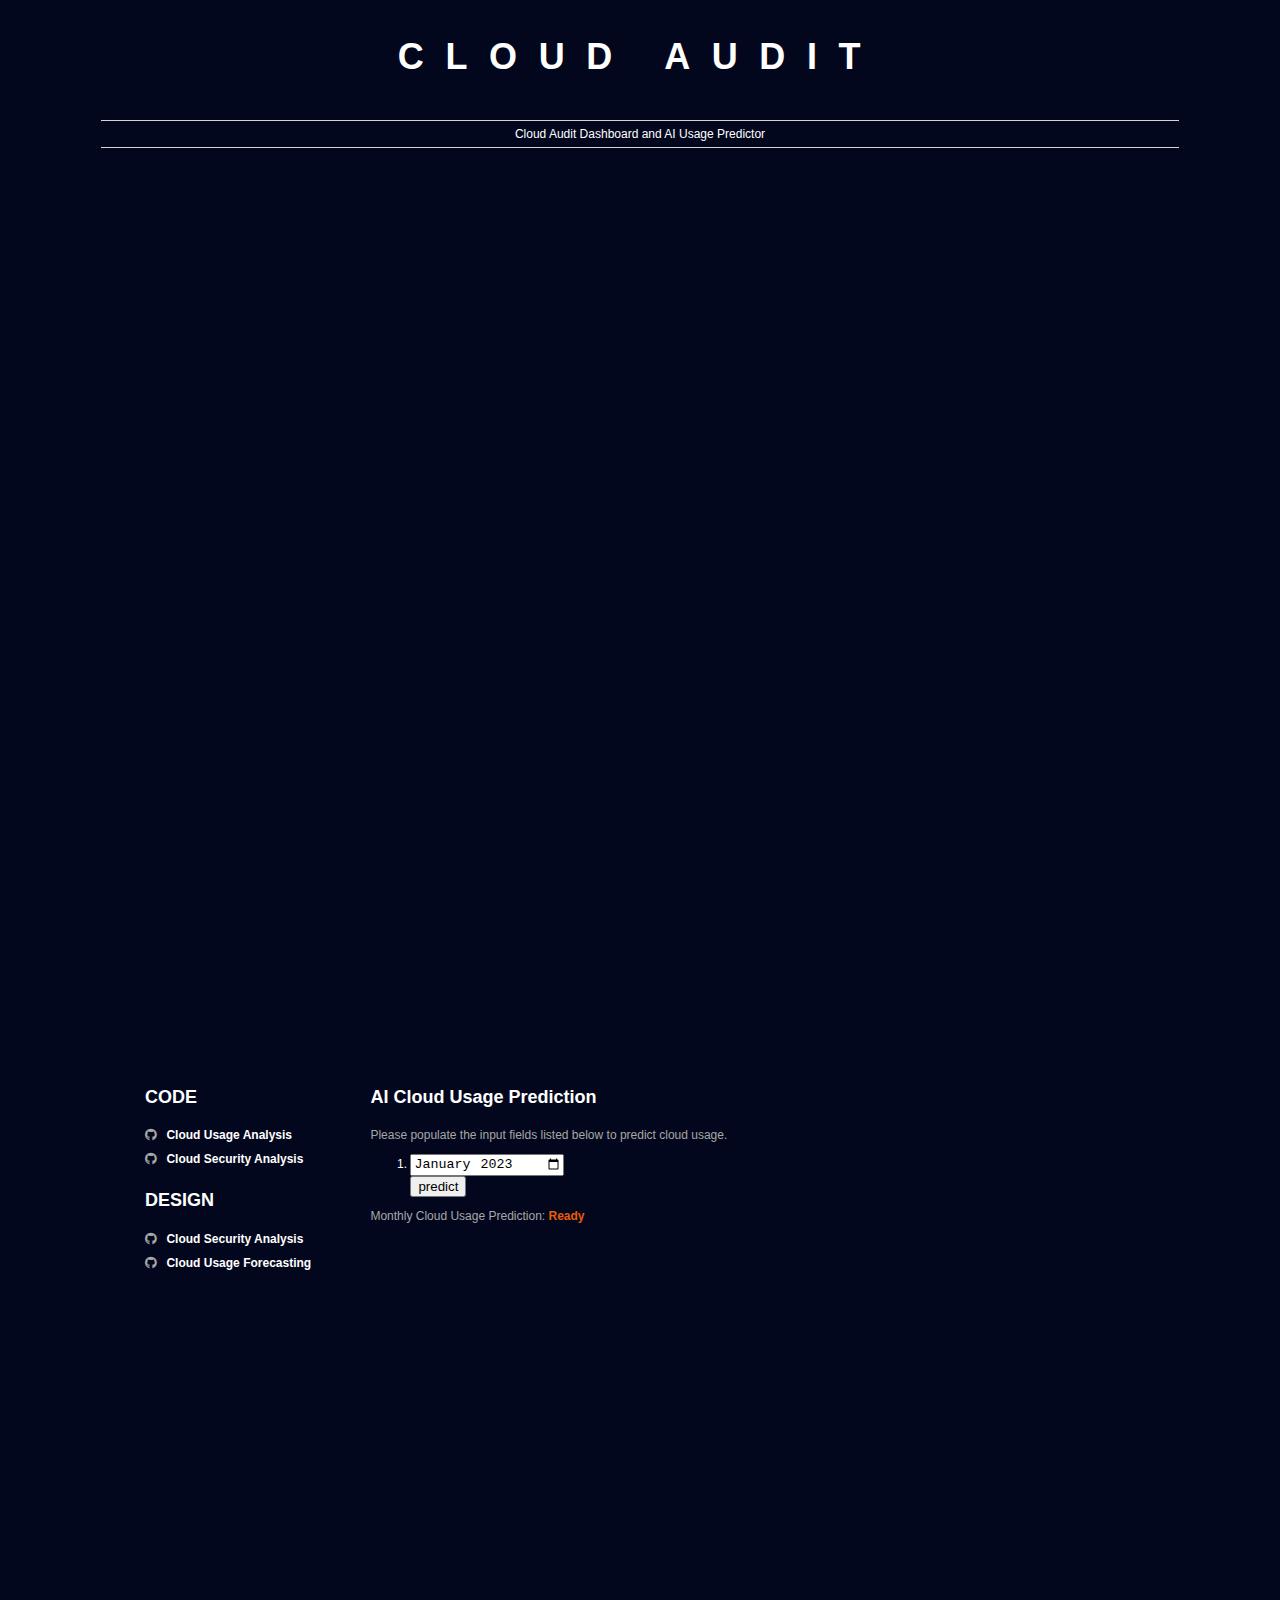
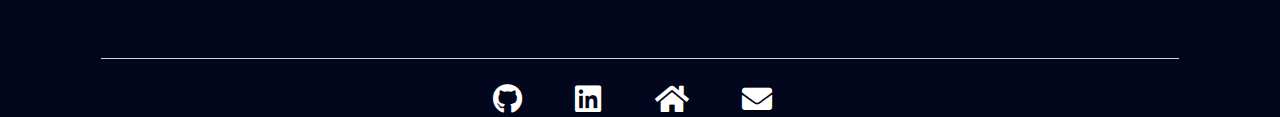
<file: templates/mlcloudaudit.html>
<html>

<head>
    <link href="../static/css/mlcloudaudit.css" rel="stylesheet">
    <link rel="stylesheet" href="https://cdnjs.cloudflare.com/ajax/libs/font-awesome/5.15.4/css/all.min.css">
    <title>Cloud Audit</title>
</head>

<body>
    <header id="dashboard">
        <h1><b>CLOUD</b> AUDIT</h1>
        <hr>
        Cloud Audit Dashboard and AI Usage Predictor
        <hr>
        <iframe title="cloudaudit - Page 1" width="100%" height="100%"
            src="https://app.powerbi.com/view?r=eyJrIjoiMjY3YmU3YmUtZGE1OC00NWNmLTgzMjQtNzAxZTc0MDU1NGI2IiwidCI6IjBmNDAwZDZmLTYxNGMtNGQ5YS04ZjNjLTRkYzdlNmM4MjM1MiJ9"
            frameborder="0" allowFullScreen="true"></iframe>
    </header>
    <main>
        <article id="mainLeft">
            <section>
                <h2>CODE</h2>
                <p>
                    <i class="fab fa-github" aria-hidden="true"></i>
                    <a
                        href="https://github.com/lyoh001/AzureWebApps/blob/main/static/notebooks/mlcloudaudit.ipynb">
                        Cloud Usage Analysis</a>
                </p>
                <p>
                    <i class="fab fa-github" aria-hidden="true"></i>
                    <a href="https://github.com/lyoh001/AzureSecurityScore/blob/main/notebook/notebook.ipynb">
                        Cloud Security Analysis</a>
                </p>
            </section>
            <section>
                <h2>DESIGN</h2>
                <p>
                    <i class="fab fa-github" aria-hidden="true"></i>
                    <a href="https://github.com/lyoh001/AzureSecurityScore">Cloud Security Analysis</a>
                </p>
                <p>
                    <i class="fab fa-github" aria-hidden="true"></i>
                    <a href="https://github.com/lyoh001/AzureBillForecast">Cloud Usage Forecasting</a>
                </p>
            </section>
        </article>
        <article id="mainRight">
            <section>
                <h2>AI Cloud Usage Prediction</h2>
                <p>
                    Please populate the input fields listed below to predict cloud usage.
                </p>
                <ol>
                    <li><input id="feature1" type="month" value="2023-01" min="2023-01" max="2023-04">
                    </li>
                    <button
                        onclick="document.getElementById('prediction').innerHTML = 'Thinking...'; predict();">predict</button>
                </ol>
                <p>Monthly Cloud Usage Prediction: <b style="color:#E85D04" id="prediction">Ready</b></p>
                <script>
                    function predict() {
                        var feature1 = document.getElementById("feature1").value;
                        var http = new XMLHttpRequest();
                        http.open("POST", "/mlcloudaudit", true);
                        http.setRequestHeader("Content-Type", "application/json");
                        http.onreadystatechange = function () {
                            if (http.readyState == 4 && http.status == 200) {
                                var response = http.responseText;
                                displayResponse(response);
                            }
                        };
                        http.send(JSON.stringify({ "Date": [feature1] }));
                    }
                    function displayResponse(response) {
                        var index = 0;
                        var interval = setInterval(function () {
                            if (index === 0) {
                                document.getElementById("prediction").innerHTML = response[index];
                            } else {
                                document.getElementById("prediction").innerHTML += response[index];
                            }
                            index++;
                            if (index >= response.length) {
                                clearInterval(interval);
                            }
                        }, 10);
                    }
                </script>
            </section>
        </article>
    </main>
    <footer id="footer">
        <hr>
        <ul class="social">
            <li><a href="https://github.com/lyoh001"><i class="fab fa-github"></i></a></li>
            <li><a href="https://linkedin.com/in/lyoh001"><i class="fab fa-linkedin"></i></a></li>
            <li><a href="https://lyoh001.com"><i class="fa fa-home"></i></a></li>
            <li><a href="mailto:lyoh001@gmail.com"><i class="fa fa-envelope"></i></a></li>
        </ul>
    </footer>
</body>

</html>
</file>
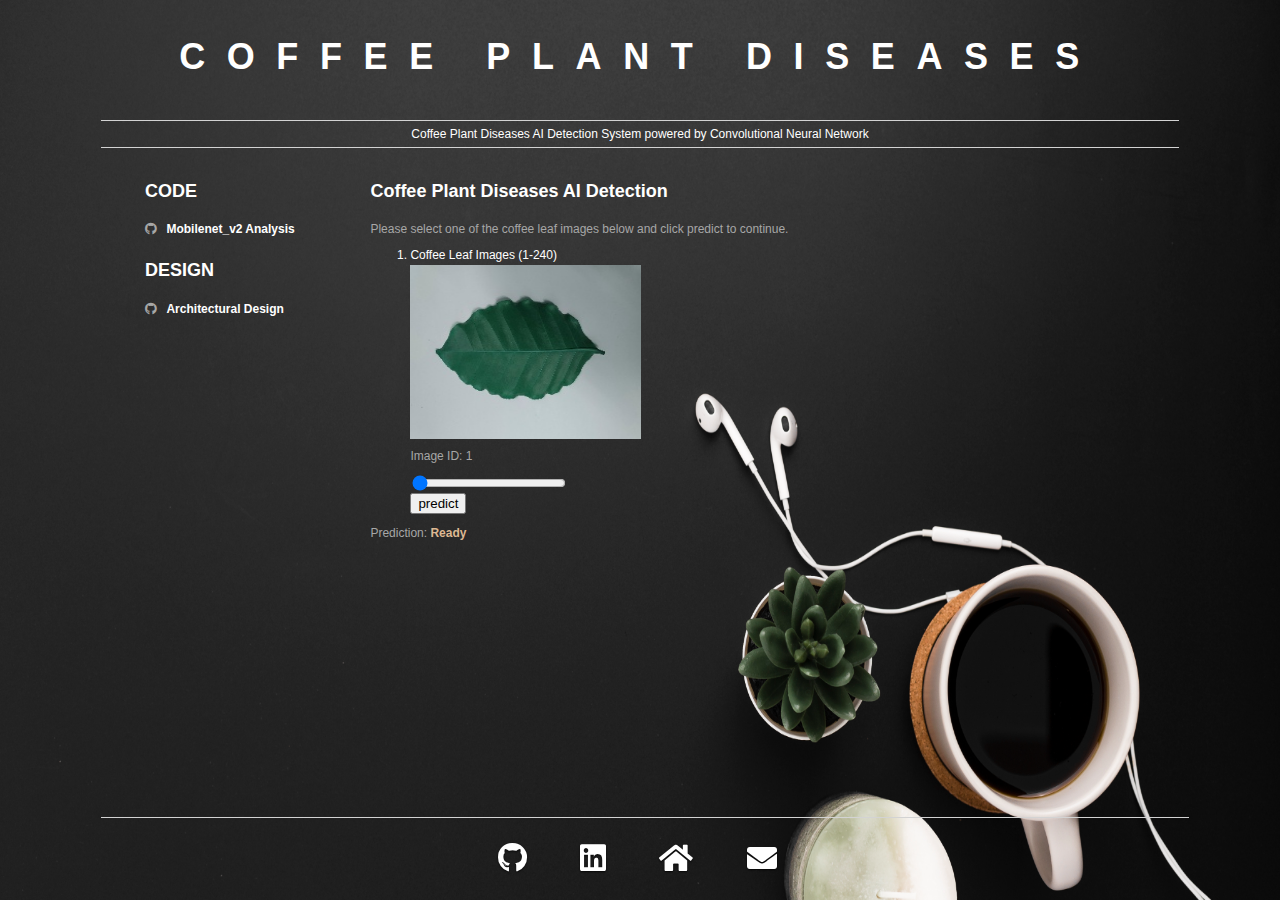
<file: templates/mlcoffeeplantdiseases.html>
<html>

<head>
    <link href="../static/css/mlcoffeeplantdiseases.css" rel="stylesheet">
    <link rel="stylesheet" href="https://cdnjs.cloudflare.com/ajax/libs/font-awesome/5.15.4/css/all.min.css">
    <title>Coffee Plant Diseases</title>
</head>

<body>
    <header id="dashboard">
        <h1><b>COFFEE PLANT</b> DISEASES</h1>
        <hr>
        Coffee Plant Diseases AI Detection System powered by Convolutional Neural Network
        <hr>
    </header>
    <main>
        <article id="mainLeft">
            <section>
                <h2>CODE</h2>
                <p>
                    <i class="fab fa-github" aria-hidden="true"></i>
                    <a
                        href="https://github.com/lyoh001/AzureWebApps/blob/main/static/notebooks/mlcoffeeplantdiseases.ipynb">Mobilenet_v2
                        Analysis</a>
                </p>
            </section>
            <section>
                <h2>DESIGN</h2>
                <p>
                    <i class="fab fa-github" aria-hidden="true"></i>
                    <a href="https://github.com/lyoh001/AzureWebApps">Architectural Design</a>
                </p>
            </section>
        </article>
        <article id="mainRight">
            <section>
                <h2>Coffee Plant Diseases AI Detection</h2>
                <p>
                    Please select one of the coffee leaf images below and click predict to continue.
                </p>
                <ol>
                    <li><label for="feature1">Coffee Leaf Images (1-240)</label></li>
                    <div class="slider">
                        <p>
                            <img src="../static/data/mlcoffeeplantdiseases/1.jpg" style="height: 30%; width: 30%" id="img" />
                        </p>
                        <p>Image ID: <span id="feature1_output"></span></p>
                        <input type="range" min="1" max="240" value="1" step="1" class="slider" id="feature1">
                    </div>
                    <script>
                        var slider = document.getElementById("feature1");
                        var output = document.getElementById("feature1_output");
                        output.innerHTML = slider.value;

                        slider.oninput = function () {
                            output.innerHTML = this.value;
                            document.getElementById("img").src = "../static/data/mlcoffeeplantdiseases/" + slider.value + ".jpg";
                        }
                    </script>
                    <button
                        onclick="document.getElementById('prediction').innerHTML = 'Thinking...'; predict();">predict</button>
                </ol>
                <p>Prediction: <b style="color:#DDB892" id="prediction">Ready</b></p>
                <script>
                    function predict() {
                        var feature1 = document.getElementById("feature1").value;
                        var http = new XMLHttpRequest();
                        http.open("POST", "/mlcoffeeplantdiseases", true);
                        http.setRequestHeader("Content-Type", "application/json");
                        http.onreadystatechange = function () {
                            if (http.readyState == 4 && http.status == 200) {
                                var response = http.responseText;
                                displayResponse(response);
                            }
                        };
                        http.send(JSON.stringify({ "image_id": [feature1] }));
                    }
                    function displayResponse(response) {
                        var index = 0;
                        var interval = setInterval(function () {
                            if (index === 0) {
                                document.getElementById("prediction").innerHTML = response[index];
                            } else {
                                document.getElementById("prediction").innerHTML += response[index];
                            }
                            index++;
                            if (index >= response.length) {
                                clearInterval(interval);
                            }
                        }, 10);
                    }
                </script>
            </section>
        </article>
    </main>
    <footer id="footer">
        <hr>
        <ul class="social">
            <li><a href="https://github.com/lyoh001"><i class="fab fa-github"></i></a></li>
            <li><a href="https://linkedin.com/in/lyoh001"><i class="fab fa-linkedin"></i></a></li>
            <li><a href="https://lyoh001.com"><i class="fa fa-home"></i></a></li>
            <li><a href="mailto:lyoh001@gmail.com"><i class="fa fa-envelope"></i></a></li>
        </ul>
    </footer>
</body>

</html>
</file>
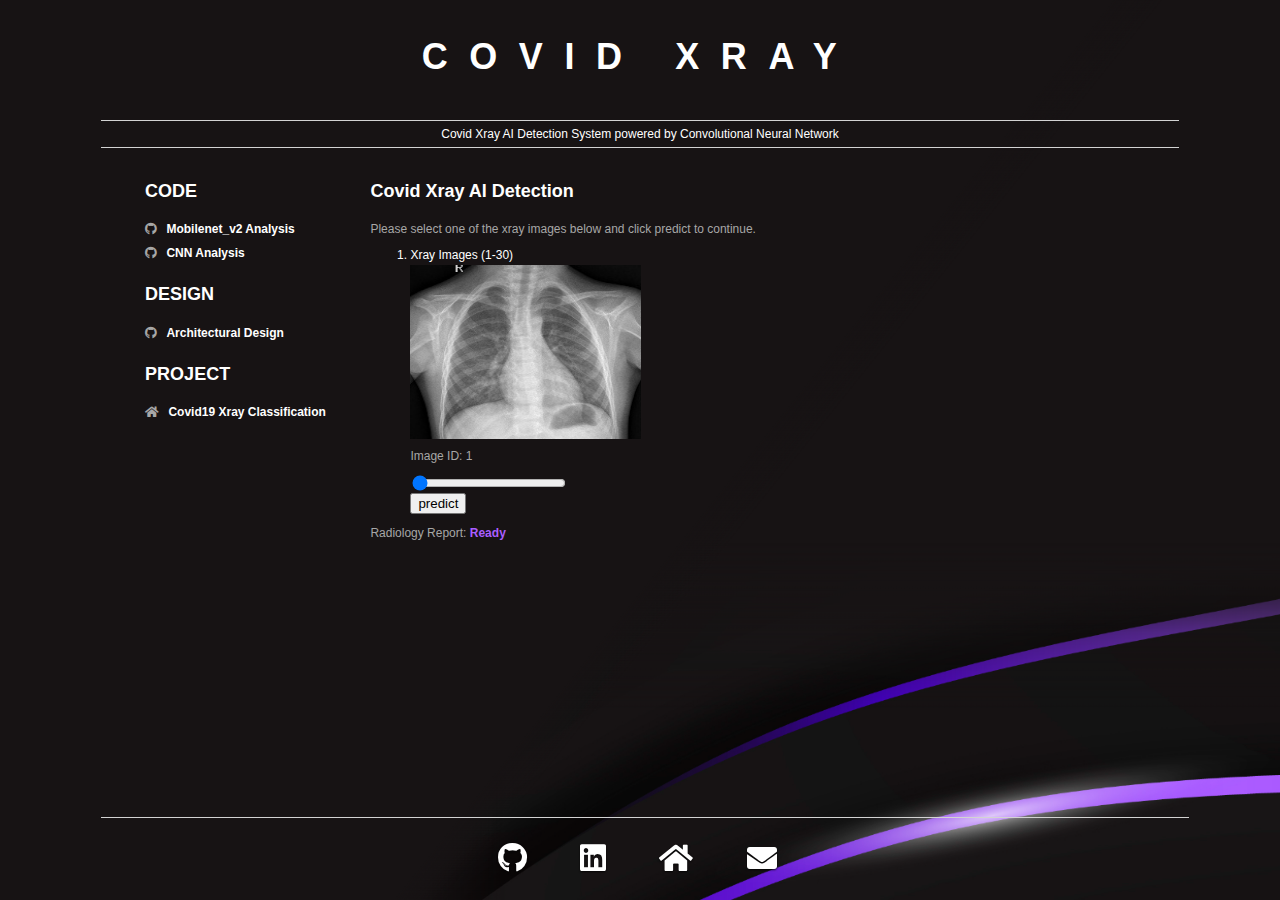
<file: templates/mlcovid.html>
<html>

<head>
    <link href="../static/css/mlcovid.css" rel="stylesheet">
    <link rel="stylesheet" href="https://cdnjs.cloudflare.com/ajax/libs/font-awesome/5.15.4/css/all.min.css">
    <title>Covid Xray</title>
</head>

<body>
    <header id="dashboard">
        <h1><b>COVID</b> XRAY</h1>
        <hr>
        Covid Xray AI Detection System powered by Convolutional Neural Network
        <hr>
    </header>
    <main>
        <article id="mainLeft">
            <section>
                <h2>CODE</h2>
                <p>
                    <i class="fab fa-github" aria-hidden="true"></i>
                    <a
                        href="https://github.com/lyoh001/AzureWebApps/blob/main/static/notebooks/mlcovid_mobilenet2.ipynb">Mobilenet_v2
                        Analysis</a>
                </p>
                <p>
                    <i class="fab fa-github" aria-hidden="true"></i>
                    <a
                        href="https://github.com/lyoh001/AzureWebApps/blob/main/static/notebooks/mlcovid_cnn.ipynb">CNN
                        Analysis</a>
                </p>
            </section>
            <section>
                <h2>DESIGN</h2>
                <p>
                    <i class="fab fa-github" aria-hidden="true"></i>
                    <a href="https://github.com/lyoh001/AzureWebApps">Architectural Design</a>
                </p>
            </section>
            <section>
                <h2>PROJECT</h2>
                <p>
                    <i class="fa fa-home" aria-hidden="true"></i>
                    <a href="https://github.com/lyoh001/DLCovid19">Covid19 Xray Classification</a>
                </p>
                <p></p>
            </section>
        </article>
        <article id="mainRight">
            <section>
                <h2>Covid Xray AI Detection</h2>
                <p>
                    Please select one of the xray images below and click predict to continue.
                </p>
                <ol>
                    <li><label for="feature1">Xray Images (1-30)</label></li>
                    <div class="slider">
                        <p>
                            <img src="../static/data/mlcovid/1.jpg" style="height: 30%; width: 30%" id="img" />
                        </p>
                        <p>Image ID: <span id="feature1_output"></span></p>
                        <input type="range" min="1" max="30" value="1" step="1" class="slider" id="feature1">
                    </div>
                    <script>
                        var slider = document.getElementById("feature1");
                        var output = document.getElementById("feature1_output");
                        output.innerHTML = slider.value;

                        slider.oninput = function () {
                            output.innerHTML = this.value;
                            document.getElementById("img").src = "../static/data/mlcovid/" + slider.value + ".jpg";
                        }
                    </script>
                    <button
                        onclick="document.getElementById('prediction').innerHTML = 'Thinking...'; predict();">predict</button>
                </ol>
                <p>Radiology Report: <b style="color:#AA5EFF" id="prediction">Ready</b></p>
                <script>
                    function predict() {
                        var feature1 = document.getElementById("feature1").value;
                        var http = new XMLHttpRequest();
                        http.open("POST", "/mlcovid", true);
                        http.setRequestHeader("Content-Type", "application/json");
                        http.onreadystatechange = function () {
                            if (http.readyState == 4 && http.status == 200) {
                                var response = http.responseText;
                                displayResponse(response);
                            }
                        };
                        http.send(JSON.stringify({ "image_id": [feature1] }));
                    }
                    function displayResponse(response) {
                        var index = 0;
                        var interval = setInterval(function () {
                            if (index === 0) {
                                document.getElementById("prediction").innerHTML = response[index];
                            } else {
                                document.getElementById("prediction").innerHTML += response[index];
                            }
                            index++;
                            if (index >= response.length) {
                                clearInterval(interval);
                            }
                        }, 10);
                    }
                </script>
            </section>
        </article>
    </main>
    <footer id="footer">
        <hr>
        <ul class="social">
            <li><a href="https://github.com/lyoh001"><i class="fab fa-github"></i></a></li>
            <li><a href="https://linkedin.com/in/lyoh001"><i class="fab fa-linkedin"></i></a></li>
            <li><a href="https://lyoh001.com"><i class="fa fa-home"></i></a></li>
            <li><a href="mailto:lyoh001@gmail.com"><i class="fa fa-envelope"></i></a></li>
        </ul>
    </footer>
</body>

</html>
</file>
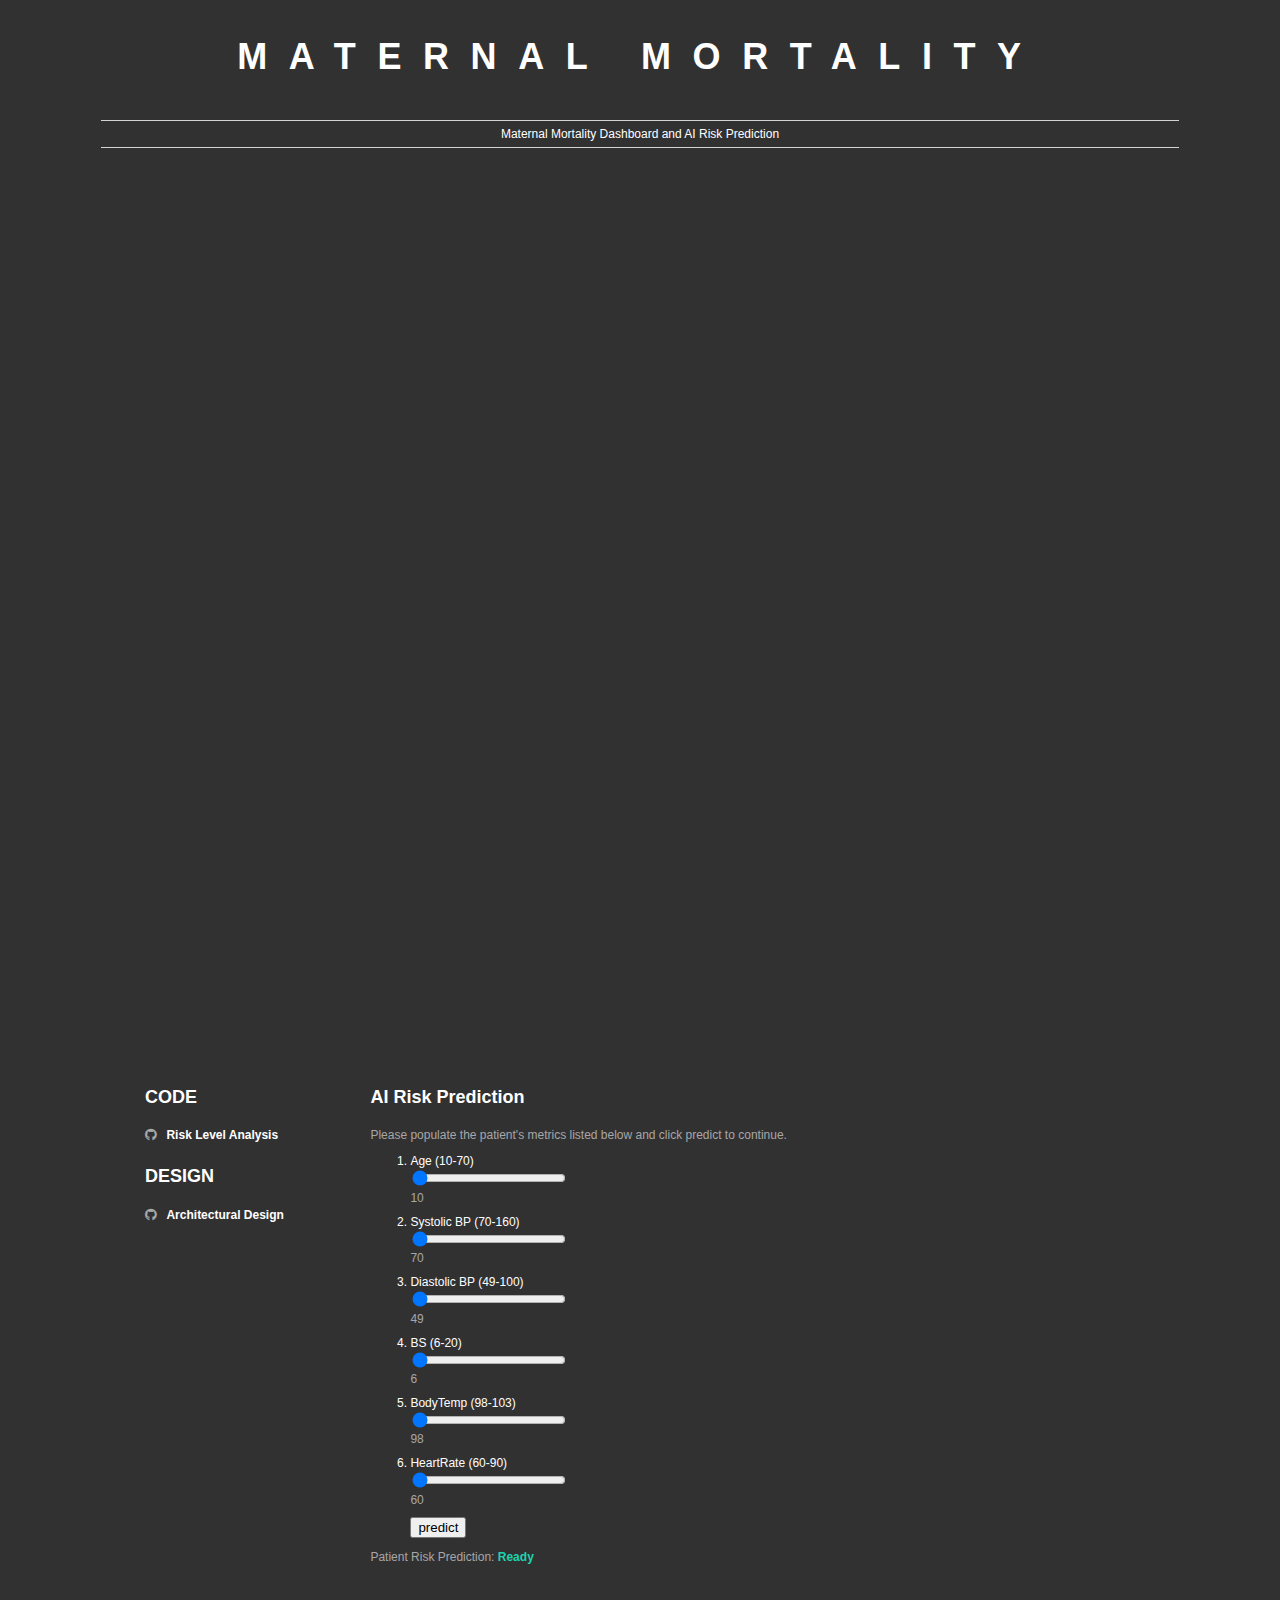
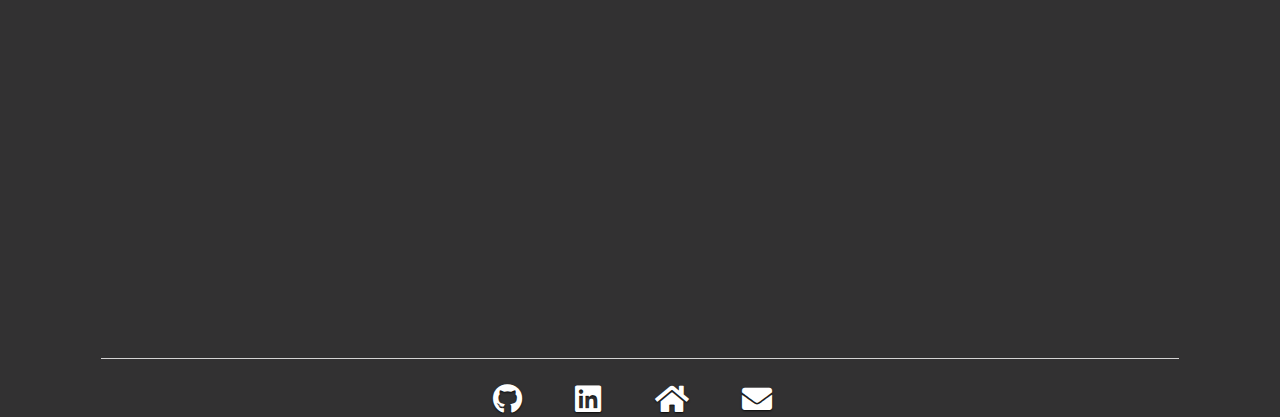
<file: templates/mlmaternalmortality.html>
<html>

<head>
    <link href="../static//css/mlmaternalmortality.css" rel="stylesheet">
    <link rel="stylesheet" href="https://cdnjs.cloudflare.com/ajax/libs/font-awesome/5.15.4/css/all.min.css">
    <title>Maternal Mortality</title>
</head>

<body>
    <header id="dashboard">
        <h1><b>MATERNAL</b> MORTALITY</h1>
        <hr>
        Maternal Mortality Dashboard and AI Risk Prediction
        <hr>
        <iframe title="maternalmortality - Page 1" width="100%" height="100%"
            src="https://app.powerbi.com/view?r=eyJrIjoiYTAyMzAzZjctZmYwMi00YWIyLWJlMTEtNjY1N2Y3YWFmNzhhIiwidCI6IjBmNDAwZDZmLTYxNGMtNGQ5YS04ZjNjLTRkYzdlNmM4MjM1MiJ9"
            frameborder="0" allowFullScreen="true"></iframe>
    </header>
    <main>
        <article id="mainLeft">
            <section>
                <h2>CODE</h2>
                <p>
                    <i class="fab fa-github" aria-hidden="true"></i>
                    <a
                        href="https://github.com/lyoh001/AzureWebApps/blob/main/static/notebooks/mlmaternalmortality.ipynb">Risk
                        Level Analysis</a>
                </p>
            </section>
            <section>
                <h2>DESIGN</h2>
                <p>
                    <i class="fab fa-github" aria-hidden="true"></i>
                    <a href="https://github.com/lyoh001/AzureWebApps">Architectural Design</a>
                </p>
            </section>
        </article>
        <article id="mainRight">
            <section>
                <h2>AI Risk Prediction</h2>
                <p>
                    Please populate the patient's metrics listed below and click predict to continue.
                </p>
                <ol>
                    <li><label for="feature1">Age (10-70)</label></li>
                    <div class="slider">
                        <input type="range" min="10" max="70" value="10" step="1" class="slider" id="feature1">
                        <p><span id="feature1_output"></span></p>
                    </div>
                    <script>
                        var slider1 = document.getElementById("feature1");
                        var output1 = document.getElementById("feature1_output");
                        output1.innerHTML = slider1.value;

                        slider1.oninput = function () {
                            output1.innerHTML = this.value;
                        }
                    </script>
                    <li><label for="feature2">Systolic BP (70-160)</label></li>
                    <div class="slider">
                        <input type="range" min="70" max="160" value="70" step="1" class="slider" id="feature2">
                        <p><span id="feature2_output"></span> </p>
                    </div>
                    <script>
                        var slider2 = document.getElementById("feature2");
                        var output2 = document.getElementById("feature2_output");
                        output2.innerHTML = slider2.value;

                        slider2.oninput = function () {
                            output2.innerHTML = this.value;
                        }
                    </script>
                    <li><label for="feature3">Diastolic BP (49-100)</label></li>
                    <div class="slider">
                        <input type="range" min="49" max="100" value="49" step="1" class="slider" id="feature3">
                        <p><span id="feature3_output"></span> </p>
                    </div>
                    <script>
                        var slider3 = document.getElementById("feature3");
                        var output3 = document.getElementById("feature3_output");
                        output3.innerHTML = slider3.value;

                        slider3.oninput = function () {
                            output3.innerHTML = this.value;
                        }
                    </script>
                    <li><label for="feature4">BS (6-20)</label></li>
                    <div class="slider">
                        <input type="range" min="6" max="20" value="6" step="1" class="slider" id="feature4">
                        <p><span id="feature4_output"></span> </p>
                    </div>
                    <script>
                        var slider4 = document.getElementById("feature4");
                        var output4 = document.getElementById("feature4_output");
                        output4.innerHTML = slider4.value;

                        slider4.oninput = function () {
                            output4.innerHTML = this.value;
                        }
                    </script>
                    <li><label for="feature5">BodyTemp (98-103)</label></li>
                    <div class="slider">
                        <input type="range" min="98" max="103" value="98" step="1" class="slider" id="feature5">
                        <p><span id="feature5_output"></span> </p>
                    </div>
                    <script>
                        var slider5 = document.getElementById("feature5");
                        var output5 = document.getElementById("feature5_output");
                        output5.innerHTML = slider5.value;

                        slider5.oninput = function () {
                            output5.innerHTML = this.value;
                        }
                    </script>
                    <li><label for="feature6">HeartRate (60-90)</label></li>
                    <div class="slider">
                        <input type="range" min="60" max="90" value="60" step="1" class="slider" id="feature6">
                        <p><span id="feature6_output"></span> </p>
                    </div>
                    <script>
                        var slider6 = document.getElementById("feature6");
                        var output6 = document.getElementById("feature6_output");
                        output6.innerHTML = slider6.value;

                        slider6.oninput = function () {
                            output6.innerHTML = this.value;
                        }
                    </script>
                    <button
                        onclick="document.getElementById('prediction').innerHTML = 'Thinking...'; predict();">predict</button>
                </ol>
                <p>Patient Risk Prediction: <b style="color:#1DD3B0" id="prediction">Ready</b>
                </p>
                <script>
                    function predict() {
                        var feature1 = document.getElementById("feature1").value;
                        var feature2 = document.getElementById("feature2").value;
                        var feature3 = document.getElementById("feature3").value;
                        var feature4 = document.getElementById("feature4").value;
                        var feature5 = document.getElementById("feature5").value;
                        var feature6 = document.getElementById("feature6").value;
                        var http = new XMLHttpRequest();
                        http.open("POST", "/mlmaternalmortality", true);
                        http.setRequestHeader("Content-Type", "application/json");
                        http.onreadystatechange = function () {
                            if (http.readyState == 4 && http.status == 200) {
                                var response = http.responseText;
                                displayResponse(response);
                            }
                        };
                        http.send(JSON.stringify({ "Age": [feature1], "SystolicBP": [feature2], "DiastolicBP": [feature3], "BS": [feature4], "BodyTemp": [feature5], "HeartRate": [feature6] }));
                    }
                    function displayResponse(response) {
                        var index = 0;
                        var interval = setInterval(function () {
                            if (index === 0) {
                                document.getElementById("prediction").innerHTML = response[index];
                            } else {
                                document.getElementById("prediction").innerHTML += response[index];
                            }
                            index++;
                            if (index >= response.length) {
                                clearInterval(interval);
                            }
                        }, 10);
                    }
                </script>
            </section>
        </article>
    </main>
    <footer id="footer">
        <hr>
        <ul class="social">
            <li><a href="https://github.com/lyoh001"><i class="fab fa-github"></i></a></li>
            <li><a href="https://linkedin.com/in/lyoh001"><i class="fab fa-linkedin"></i></a></li>
            <li><a href="https://lyoh001.com"><i class="fa fa-home"></i></a></li>
            <li><a href="mailto:lyoh001@gmail.com"><i class="fa fa-envelope"></i></a></li>
        </ul>
    </footer>
</body>

</html>
</file>
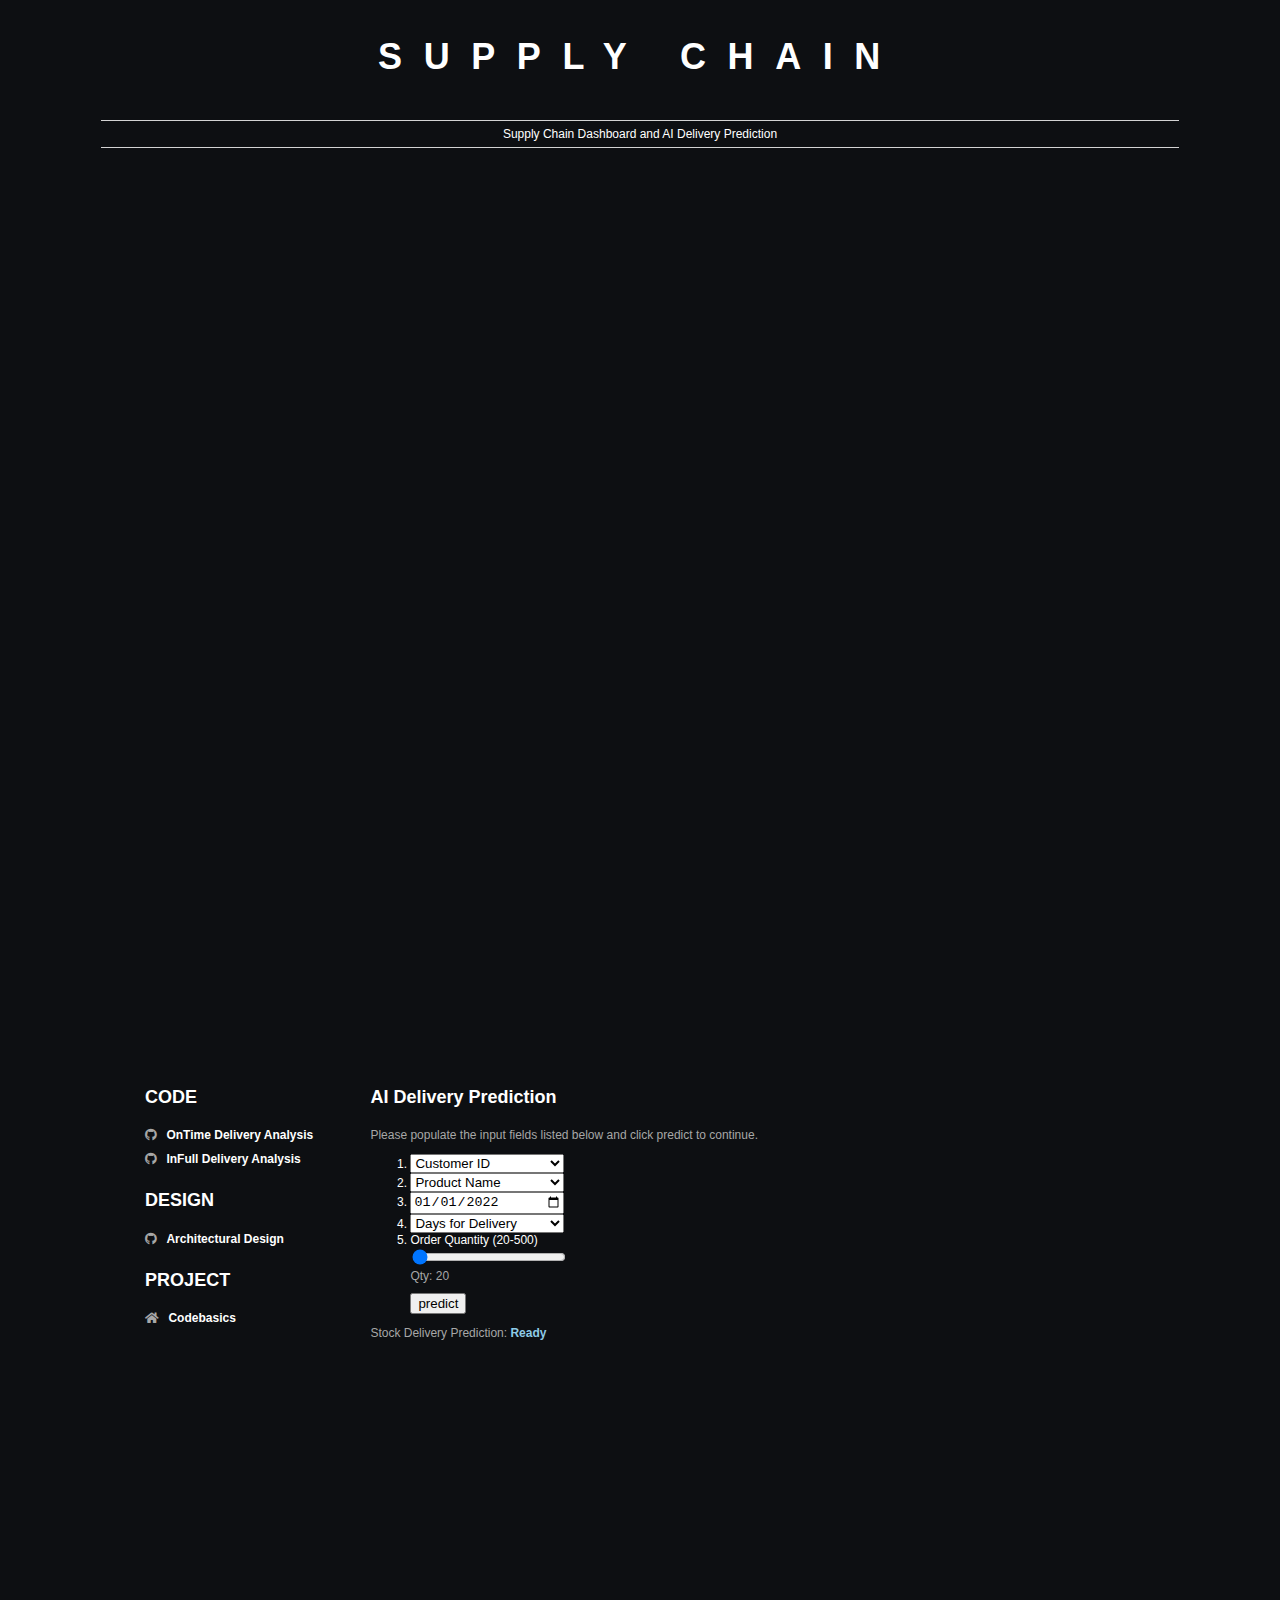
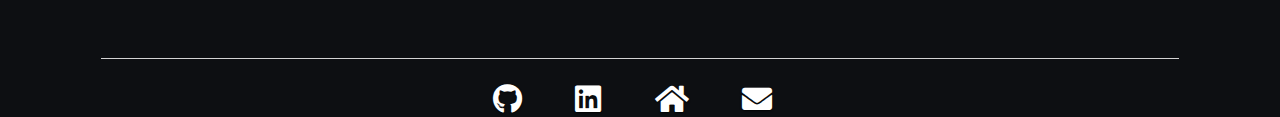
<file: templates/mlsupplychain.html>
<html>

<head>
    <link href="../static/css/mlsupplychain.css" rel="stylesheet">
    <link rel="stylesheet" href="https://cdnjs.cloudflare.com/ajax/libs/font-awesome/5.15.4/css/all.min.css">
    <title>Supply Chain</title>
</head>

<body>
    <header id="dashboard">
        <h1><b>SUPPLY</b> CHAIN</h1>
        <hr>
        Supply Chain Dashboard and AI Delivery Prediction
        <hr>
        <iframe title="supplychain - Page 1" width="100%" height="100%"
            src="https://app.powerbi.com/view?r=eyJrIjoiNThkNzgyNWUtOTdiOC00ODNkLWI1ZDItNmJmMTE0MTAzMWFkIiwidCI6IjBmNDAwZDZmLTYxNGMtNGQ5YS04ZjNjLTRkYzdlNmM4MjM1MiJ9"
            frameborder="0" allowFullScreen="true"></iframe>
    </header>
    <main>
        <article id="mainLeft">
            <section>
                <h2>CODE</h2>
                <p>
                    <i class="fab fa-github" aria-hidden="true"></i>
                    <a
                        href="https://github.com/lyoh001/AzureWebApps/blob/main/static/notebooks/mlsupplychain_otd.ipynb">OnTime
                        Delivery Analysis</a>
                </p>
                <p>
                    <i class="fab fa-github" aria-hidden="true"></i>
                    <a
                        href="https://github.com/lyoh001/AzureWebApps/blob/main/static/notebooks/mlsupplychain_ifd.ipynb">InFull
                        Delivery Analysis</a>
                </p>
            </section>
            <section>
                <h2>DESIGN</h2>
                <p>
                    <i class="fab fa-github" aria-hidden="true"></i>
                    <a href="https://github.com/lyoh001/AzureWebApps">Architectural Design</a>
                </p>
            </section>
            <section>
                <h2>PROJECT</h2>
                <p>
                    <i class="fa fa-home" aria-hidden="true"></i>
                    <a href="https://codebasics.io/event/codebasics-resume-project-challenge">Codebasics</a>
                </p>
                <p></p>
            </section>
        </article>
        <article id="mainRight">
            <section>
                <h2>AI Delivery Prediction</h2>
                <p>
                    Please populate the input fields listed below and click predict to continue.
                </p>
                <ol>
                    <li>
                        <select name="feature1" id="feature1">
                            <option value="789201">Customer ID</option>
                            <option value="789201">789201</option>
                            <option value="789202">789202</option>
                            <option value="789203">789203</option>
                            <option value="789301">789301</option>
                            <option value="789303">789303</option>
                            <option value="789101">789101</option>
                            <option value="789102">789102</option>
                            <option value="789103">789103</option>
                            <option value="789121">789121</option>
                            <option value="789122">789122</option>
                            <option value="789220">789220</option>
                            <option value="789221">789221</option>
                            <option value="789221">789221</option>
                            <option value="789320">789320</option>
                            <option value="789321">789321</option>
                            <option value="789401">789401</option>
                            <option value="789402">789402</option>
                            <option value="789403">789403</option>
                            <option value="789420">789420</option>
                            <option value="789421">789421</option>
                            <option value="789422">789422</option>
                            <option value="789501">789501</option>
                            <option value="789503">789503</option>
                            <option value="789520">789520</option>
                            <option value="789521">789521</option>
                            <option value="789522">789522</option>
                            <option value="789601">789601</option>
                            <option value="789603">789603</option>
                            <option value="789702">789702</option>
                            <option value="789703">789703</option>
                            <option value="789621">789621</option>
                            <option value="789622">789622</option>
                            <option value="789720">789720</option>
                            <option value="789721">789721</option>
                            <option value="789902">789902</option>
                            <option value="789903">789903</option>
                        </select>
                    </li>
                    <li>
                        <select name="feature2" id="feature2">
                            <option value="AM Milk 500">Product Name</option>
                            <option value="AM Milk 500">AM Milk 500</option>
                            <option value="AM Milk 250">AM Milk 250</option>
                            <option value="AM Milk 100">AM Milk 100</option>
                            <option value="AM Butter 100">AM Butter 100</option>
                            <option value="AM Butter 250">AM Butter 250</option>
                            <option value="AM Butter 500">AM Butter 500</option>
                            <option value="AM Ghee 250">AM Ghee 250</option>
                            <option value="AM Ghee 150">AM Ghee 150</option>
                            <option value="AM Ghee 100">AM Ghee 100</option>
                            <option value="AM Curd 250">AM Curd 250</option>
                            <option value="AM Curd 100">AM Curd 100</option>
                            <option value="AM Curd 50">AM Curd 50</option>
                            <option value="AM Biscuits 750">AM Biscuits 750</option>
                            <option value="AM Biscuits 500">AM Biscuits 500</option>
                            <option value="AM Biscuits 250">AM Biscuits 250</option>
                            <option value="AM Tea 500">AM Tea 500</option>
                            <option value="AM Tea 250">AM Tea 250</option>
                            <option value="AM Tea 100">AM Tea 100</option>
                        </select>
                    </li>
                    <li><input id="feature3" name="feature3" type="date" value="2022-01-01" min="2022-01-01"
                            max="2022-12-31"></li>
                    <li>
                        <select name="feature4" id="feature4">
                            <option value="1">Days for Delivery</option>
                            <option value="1">1</option>
                            <option value="2">2</option>
                            <option value="3">3</option>
                        </select>
                    </li>
                    <li><label for="feature5">Order Quantity (20-500)</label></li>
                    <div class="slider">
                        <input type="range" min="20" max="500" value="20" step="1" class="slider" id="feature5">
                        <p>Qty: <span id="feature5_output"></span></p>
                    </div>
                    <script>
                        var slider5 = document.getElementById("feature5");
                        var output5 = document.getElementById("feature5_output");
                        output5.innerHTML = slider5.value;

                        slider5.oninput = function () {
                            output5.innerHTML = this.value;
                        }
                    </script>
                    <button
                        onclick="document.getElementById('prediction').innerHTML = 'Thinking...'; predict();">predict</button>
                </ol>
                <p>Stock Delivery Prediction: <b style="color:#8ECAE6" id="prediction">Ready</b>
                </p>
                <script>
                    function predict() {
                        var feature1 = document.getElementById("feature1").value;
                        var feature2 = document.getElementById("feature2").value;
                        var feature3 = document.getElementById("feature3").value;
                        var feature4 = document.getElementById("feature4").value;
                        var feature5 = document.getElementById("feature5").value;
                        var http = new XMLHttpRequest();
                        http.open("POST", "/mlsupplychain", true);
                        http.setRequestHeader("Content-Type", "application/json");
                        http.onreadystatechange = function () {
                            if (http.readyState == 4 && http.status == 200) {
                                var response = http.responseText;
                                displayResponse(response);
                            }
                        };
                        http.send(JSON.stringify({ "customer_id": [feature1], "product_name": [feature2], "order_date": [feature3], "days_for_delivery": [feature4], "order_qty": [feature5] }));
                    }
                    function displayResponse(response) {
                        var index = 0;
                        var interval = setInterval(function () {
                            if (index === 0) {
                                document.getElementById("prediction").innerHTML = response[index];
                            } else {
                                document.getElementById("prediction").innerHTML += response[index];
                            }
                            index++;
                            if (index >= response.length) {
                                clearInterval(interval);
                            }
                        }, 10);
                    }
                </script>
            </section>
        </article>
    </main>
    <footer id="footer">
        <hr>
        <ul class="social">
            <li><a href="https://github.com/lyoh001"><i class="fab fa-github"></i></a></li>
            <li><a href="https://linkedin.com/in/lyoh001"><i class="fab fa-linkedin"></i></a></li>
            <li><a href="https://lyoh001.com"><i class="fa fa-home"></i></a></li>
            <li><a href="mailto:lyoh001@gmail.com"><i class="fa fa-envelope"></i></a></li>
        </ul>
    </footer>
</body>

</html>
</file>
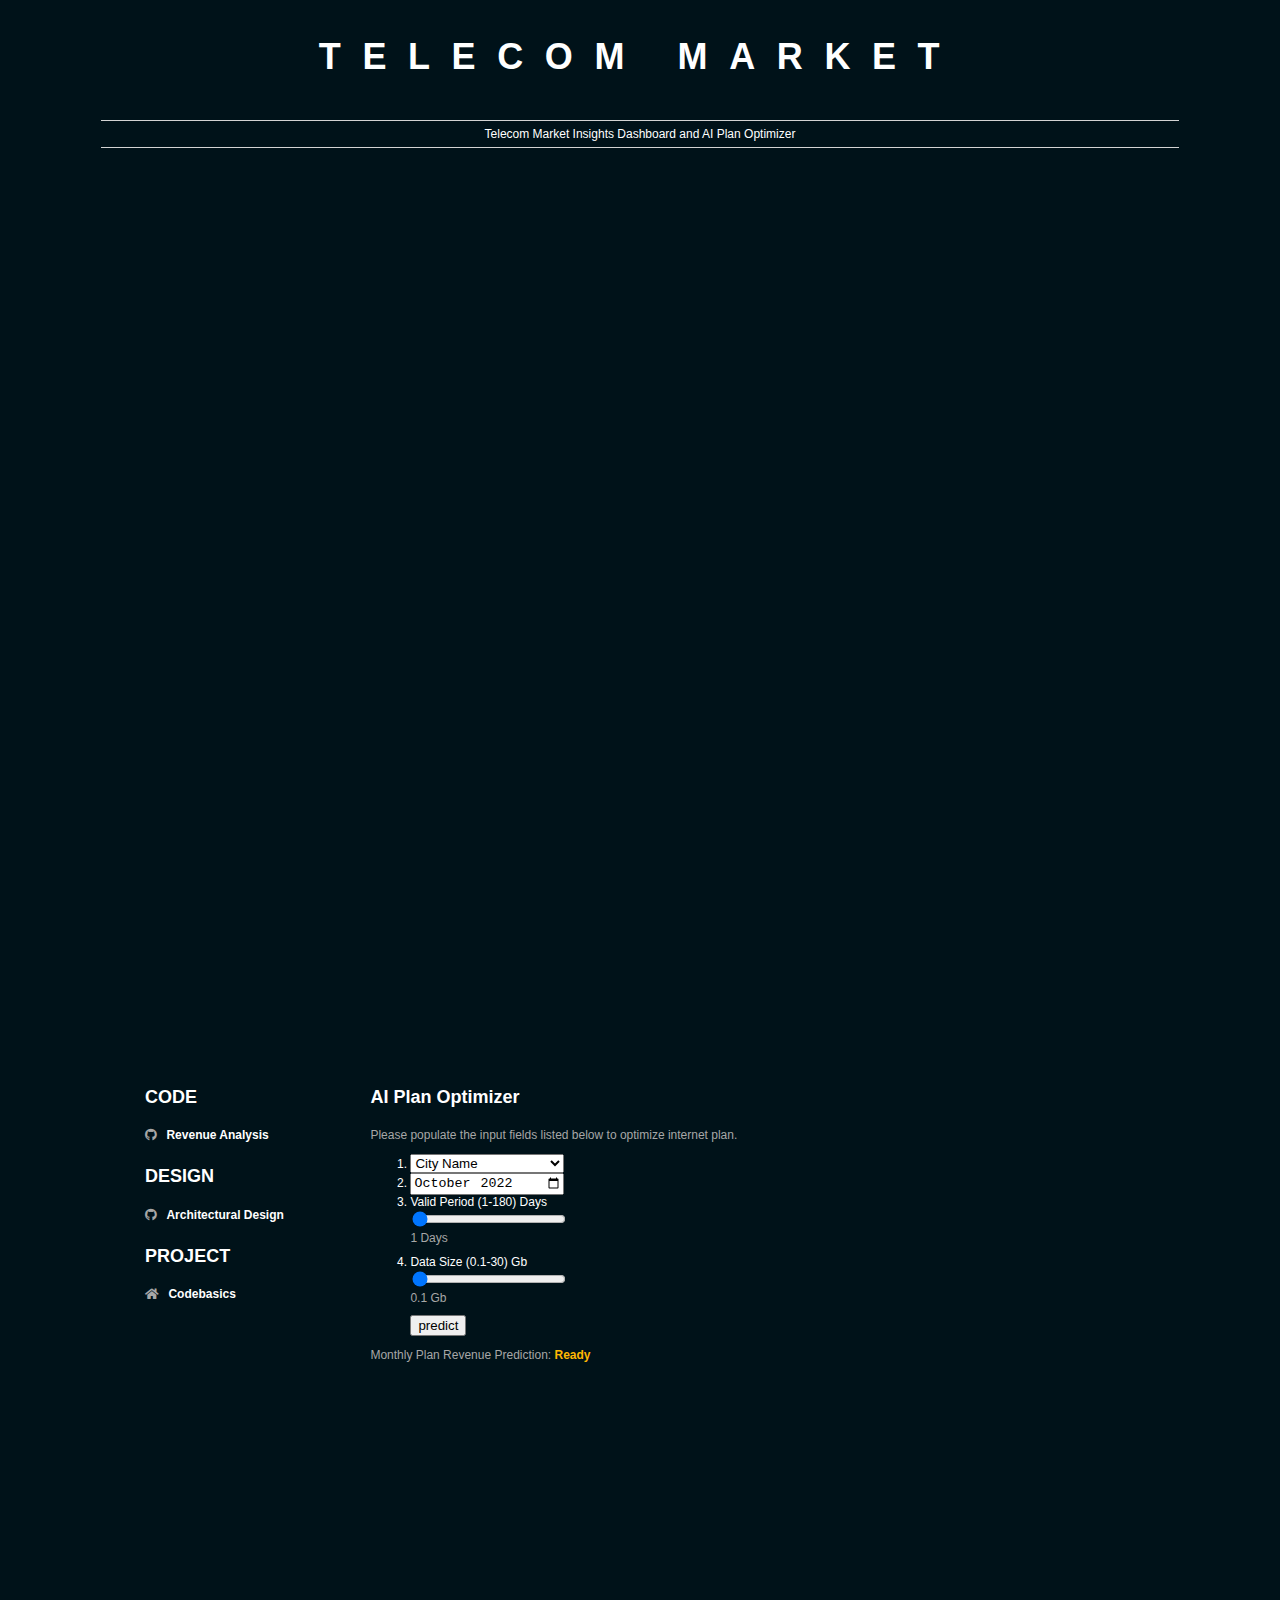
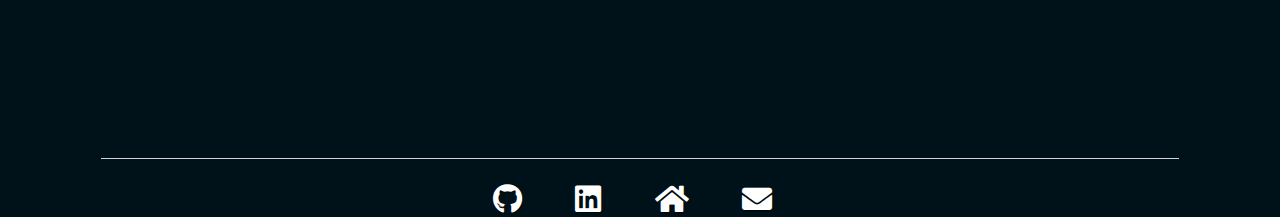
<file: templates/mltelecom.html>
<html>

<head>
    <link href="../static/css/mltelecom.css" rel="stylesheet">
    <link rel="stylesheet" href="https://cdnjs.cloudflare.com/ajax/libs/font-awesome/5.15.4/css/all.min.css">
    <title>Telecom Market</title>
</head>

<body>
    <header id="dashboard">
        <h1><b>TELECOM</b> MARKET</h1>
        <hr>
        Telecom Market Insights Dashboard and AI Plan Optimizer
        <hr>
        <iframe title="telecom - Page 1" width="100%" height="100%"
            src="https://app.powerbi.com/view?r=eyJrIjoiOTc3ZDgwNmUtNjVlYS00NTkxLTk1ZTgtMDBhZTMzMDBhNDBiIiwidCI6IjBmNDAwZDZmLTYxNGMtNGQ5YS04ZjNjLTRkYzdlNmM4MjM1MiJ9"
            frameborder="0" allowFullScreen="true"></iframe>
    </header>
    <main>
        <article id="mainLeft">
            <section>
                <h2>CODE</h2>
                <p>
                    <i class="fab fa-github" aria-hidden="true"></i>
                    <a href="https://github.com/lyoh001/AzureWebApps/blob/main/static/notebooks/mltelecom.ipynb">Revenue
                        Analysis</a>
                </p>
            </section>
            <section>
                <h2>DESIGN</h2>
                <p>
                    <i class="fab fa-github" aria-hidden="true"></i>
                    <a href="https://github.com/lyoh001/AzureWebApps">Architectural Design</a>
                </p>
            </section>
            <section>
                <h2>PROJECT</h2>
                <p>
                    <i class="fa fa-home" aria-hidden="true"></i>
                    <a href="https://codebasics.io/challenge/codebasics-resume-project-challenge">Codebasics</a>
                </p>
                <p></p>
            </section>
        </article>
        <article id="mainRight">
            <section>
                <h2>AI Plan Optimizer</h2>
                <p>
                    Please populate the input fields listed below to optimize internet plan.
                </p>
                <ol>
                    <li>
                        <select name="feature1" id="feature1">
                            <option value="Mumbai">City Name</option>
                            <option value="Mumbai">Mumbai</option>
                            <option value="Delhi">Delhi</option>
                            <option value="Kolkata">Kolkata</option>
                            <option value="Bangalore">Bangalore</option>
                            <option value="Chennai">Chennai</option>
                            <option value="Hyderabad">Hyderabad</option>
                            <option value="Pune">Pune</option>
                            <option value="Ahmedabad">Ahmedabad</option>
                            <option value="Jaipur">Jaipur</option>
                            <option value="Lucknow">Lucknow</option>
                            <option value="Patna">Patna</option>
                            <option value="Coimbatore">Coimbatore</option>
                            <option value="Chandigarh">Chandigarh</option>
                            <option value="Gurgaon">Gurgaon</option>
                            <option value="Raipur">Raipur</option>
                        </select>
                    </li>
                    <li><input id="feature2" type="month" value="2022-10" min="2022-10" max="2023-12">
                    </li>
                    <li><label for="feature3">Valid Period (1-180) Days</label></li>
                    <div class="slider">
                        <input type="range" min="1" max="180" value="1" step="1" class="slider" id="feature3">
                        <p><span id="feature3_output"></span> Days</p>
                    </div>
                    <script>
                        var slider3 = document.getElementById("feature3");
                        var output3 = document.getElementById("feature3_output");
                        output3.innerHTML = slider3.value;

                        slider3.oninput = function () {
                            output3.innerHTML = this.value;
                        }
                    </script>
                    <li><label for="feature4">Data Size (0.1-30) Gb</label></li>
                    <div class="slider">
                        <input type="range" min="0.1" max="30" value="0.1" step="0.1" class="slider" id="feature4">
                        <p><span id="feature4_output"></span> Gb</p>
                    </div>
                    <script>
                        var slider4 = document.getElementById("feature4");
                        var output4 = document.getElementById("feature4_output");
                        output4.innerHTML = slider4.value;

                        slider4.oninput = function () {
                            output4.innerHTML = this.value;
                        }
                    </script>
                    <button
                        onclick="document.getElementById('prediction').innerHTML = 'Thinking...'; predict();">predict</button>
                </ol>
                <p>Monthly Plan Revenue Prediction: <b style="color:#FFB703" id="prediction">Ready</b></p>
                <script>
                    function predict() {
                        var feature1 = document.getElementById("feature1").value;
                        var feature2 = document.getElementById("feature2").value;
                        var feature3 = document.getElementById("feature3").value;
                        var feature4 = document.getElementById("feature4").value;
                        var http = new XMLHttpRequest();
                        http.open("POST", "/mltelecom", true);
                        http.setRequestHeader("Content-Type", "application/json");
                        http.onreadystatechange = function () {
                            if (http.readyState == 4 && http.status == 200) {
                                var response = http.responseText;
                                displayResponse(response);
                            }
                        };
                        http.send(JSON.stringify({ "city_name": [feature1], "time_period": [feature2], "valid_period": [feature3], "data_size": [feature4] }));
                    }
                    function displayResponse(response) {
                        var index = 0;
                        var interval = setInterval(function () {
                            if (index === 0) {
                                document.getElementById("prediction").innerHTML = response[index];
                            } else {
                                document.getElementById("prediction").innerHTML += response[index];
                            }
                            index++;
                            if (index >= response.length) {
                                clearInterval(interval);
                            }
                        }, 10);
                    }
                </script>
            </section>
        </article>
    </main>
    <footer id="footer">
        <hr>
        <ul class="social">
            <li><a href="https://github.com/lyoh001"><i class="fab fa-github"></i></a></li>
            <li><a href="https://linkedin.com/in/lyoh001"><i class="fab fa-linkedin"></i></a></li>
            <li><a href="https://lyoh001.com"><i class="fa fa-home"></i></a></li>
            <li><a href="mailto:lyoh001@gmail.com"><i class="fa fa-envelope"></i></a></li>
        </ul>
    </footer>
</body>

</html>
</file>
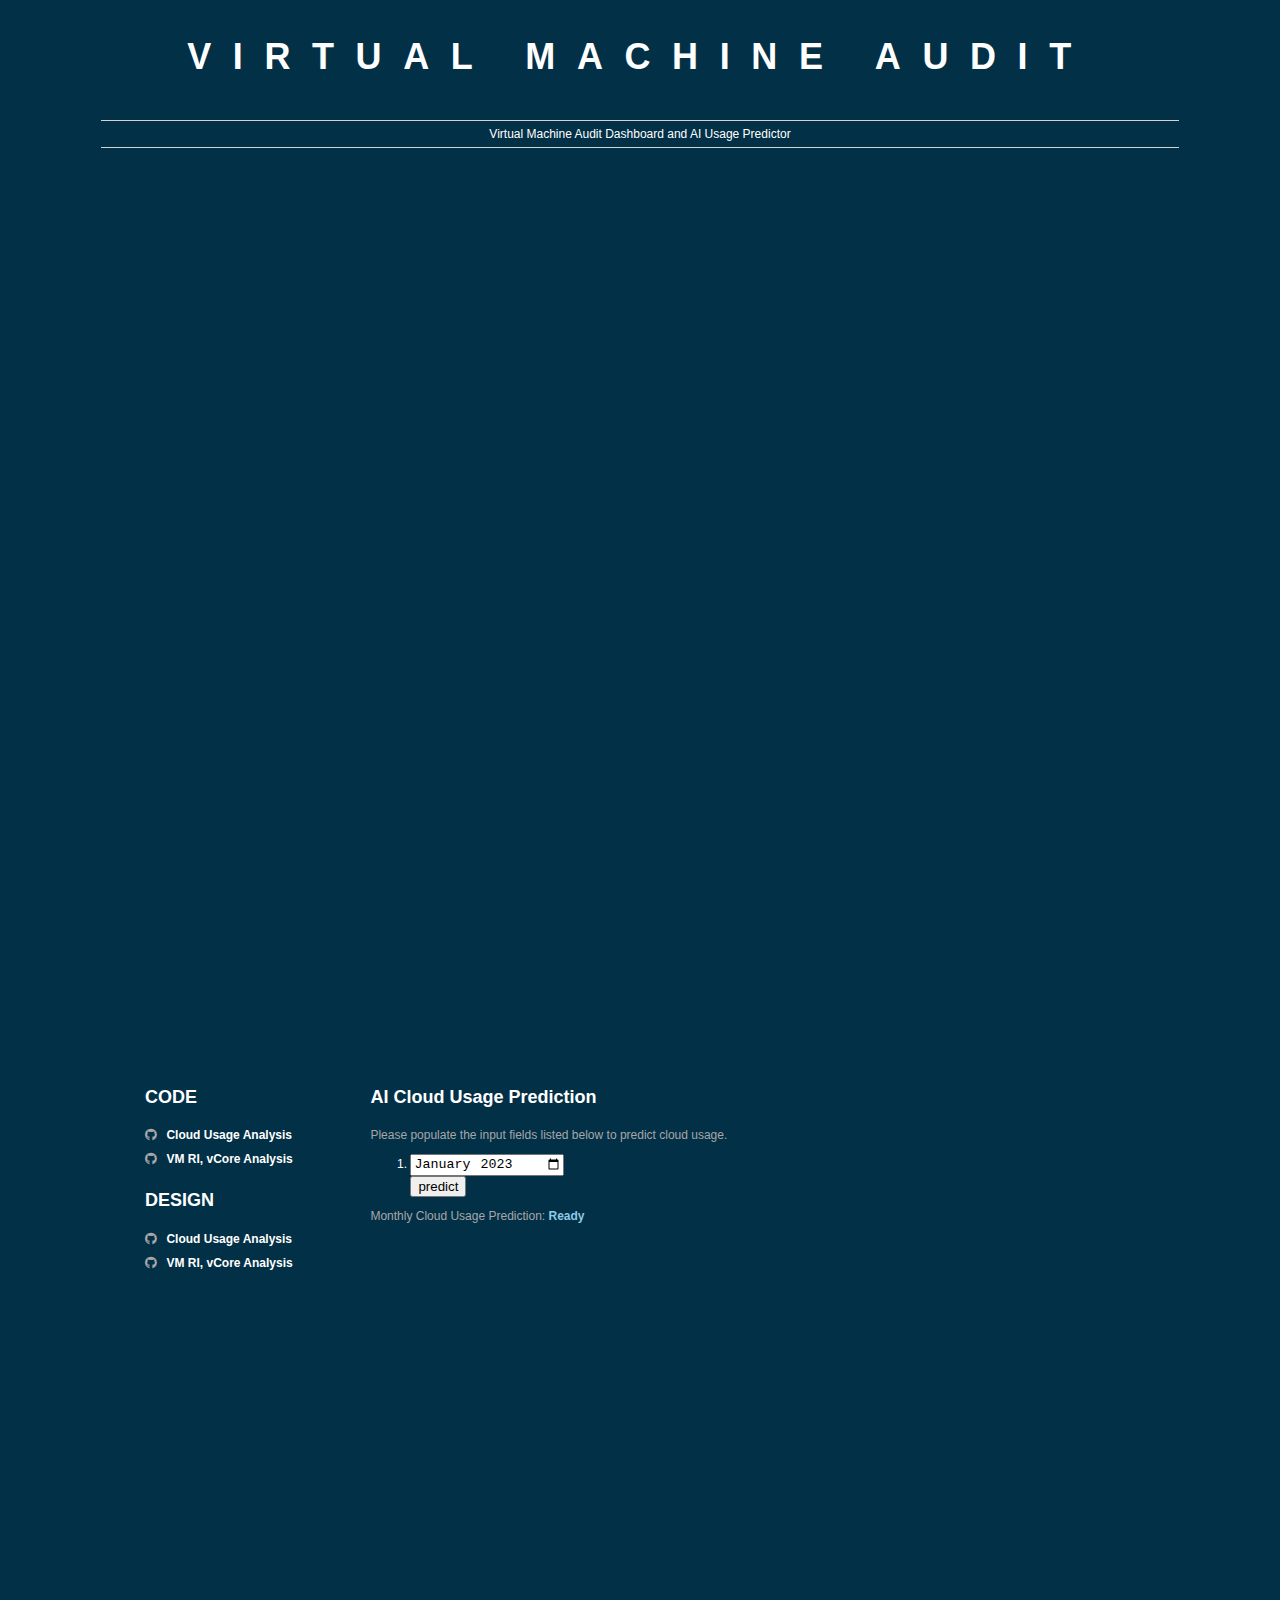
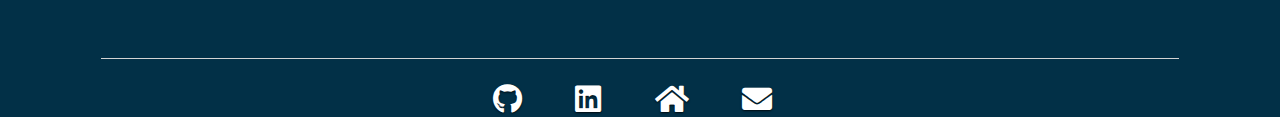
<file: templates/mlvmaudit.html>
<html>
<head>
    <link href="../static/css/mlvmaudit.css" rel="stylesheet">
    <link rel="stylesheet" href="https://cdnjs.cloudflare.com/ajax/libs/font-awesome/5.15.4/css/all.min.css">
    <title>Virtual Machine Audit</title>
</head>
<body>
    <header id="dashboard">
        <h1><b>VIRTUAL MACHINE</b> AUDIT</h1>
        <hr>
        Virtual Machine Audit Dashboard and AI Usage Predictor
        <hr>
        <iframe title="vmaudit - Page 1" width="100%" height="100%"
            src="https://app.powerbi.com/view?r=eyJrIjoiYjY5ZDAwNjMtYzdmNi00MzQwLTgyOWYtZDM3ZmUxNTI5MjAyIiwidCI6IjBmNDAwZDZmLTYxNGMtNGQ5YS04ZjNjLTRkYzdlNmM4MjM1MiJ9"
            frameborder="0" allowFullScreen="true"></iframe>
    </header>
    <main>
        <article id="mainLeft">
            <section>
                <h2>CODE</h2>
                <p>
                    <i class="fab fa-github" aria-hidden="true"></i>
                    <a
                        href="https://github.com/lyoh001/AzureWebApps/blob/main/static/notebooks/mlcloudaudit.ipynb">
                        Cloud Usage Analysis</a>
                </p>
                <p>
                    <i class="fab fa-github" aria-hidden="true"></i>
                    <a href="https://github.com/lyoh001/AzureReservedInstance/blob/main/notebook/notebook.ipynb">
                        VM RI, vCore Analysis</a>
                </p>
            </section>
            <section>
                <h2>DESIGN</h2>
                <p>
                    <i class="fab fa-github" aria-hidden="true"></i>
                    <a href="https://github.com/lyoh001/AzureBillForecast">Cloud Usage Analysis</a>
                </p>
                <p>
                    <i class="fab fa-github" aria-hidden="true"></i>
                    <a href="https://github.com/lyoh001/AzureReservedInstance">VM RI, vCore Analysis</a>
                </p>
            </section>
        </article>
        <article id="mainRight">
            <section>
                <h2>AI Cloud Usage Prediction</h2>
                <p>
                    Please populate the input fields listed below to predict cloud usage.
                </p>
                <ol>
                    <li><input id="feature1" type="month" value="2023-01" min="2023-01" max="2023-04">
                    </li>
                    <button
                        onclick="document.getElementById('prediction').innerHTML = 'Thinking...'; predict();">predict</button>
                </ol>
                <p>Monthly Cloud Usage Prediction: <b style="color:#8ECAE6" id="prediction">Ready</b></p>
                <script>
                    function predict() {
                        var feature1 = document.getElementById("feature1").value;
                        var http = new XMLHttpRequest();
                        http.open("POST", "/mlcloudaudit", true);
                        http.setRequestHeader("Content-Type", "application/json");
                        http.onreadystatechange = function () {
                            if (http.readyState == 4 && http.status == 200) {
                                var response = http.responseText;
                                displayResponse(response);
                            }
                        };
                        http.send(JSON.stringify({ "Date": [feature1] }));
                    }
                    function displayResponse(response) {
                        var index = 0;
                        var interval = setInterval(function () {
                            if (index === 0) {
                                document.getElementById("prediction").innerHTML = response[index];
                            } else {
                                document.getElementById("prediction").innerHTML += response[index];
                            }
                            index++;
                            if (index >= response.length) {
                                clearInterval(interval);
                            }
                        }, 10);
                    }
                </script>
            </section>
        </article>
    </main>
    <footer id="footer">
        <hr>
        <ul class="social">
            <li><a href="https://github.com/lyoh001"><i class="fab fa-github"></i></a></li>
            <li><a href="https://linkedin.com/in/lyoh001"><i class="fab fa-linkedin"></i></a></li>
            <li><a href="https://lyoh001.com"><i class="fa fa-home"></i></a></li>
            <li><a href="mailto:lyoh001@gmail.com"><i class="fa fa-envelope"></i></a></li>
        </ul>
    </footer>
</body>

</html>
</file>
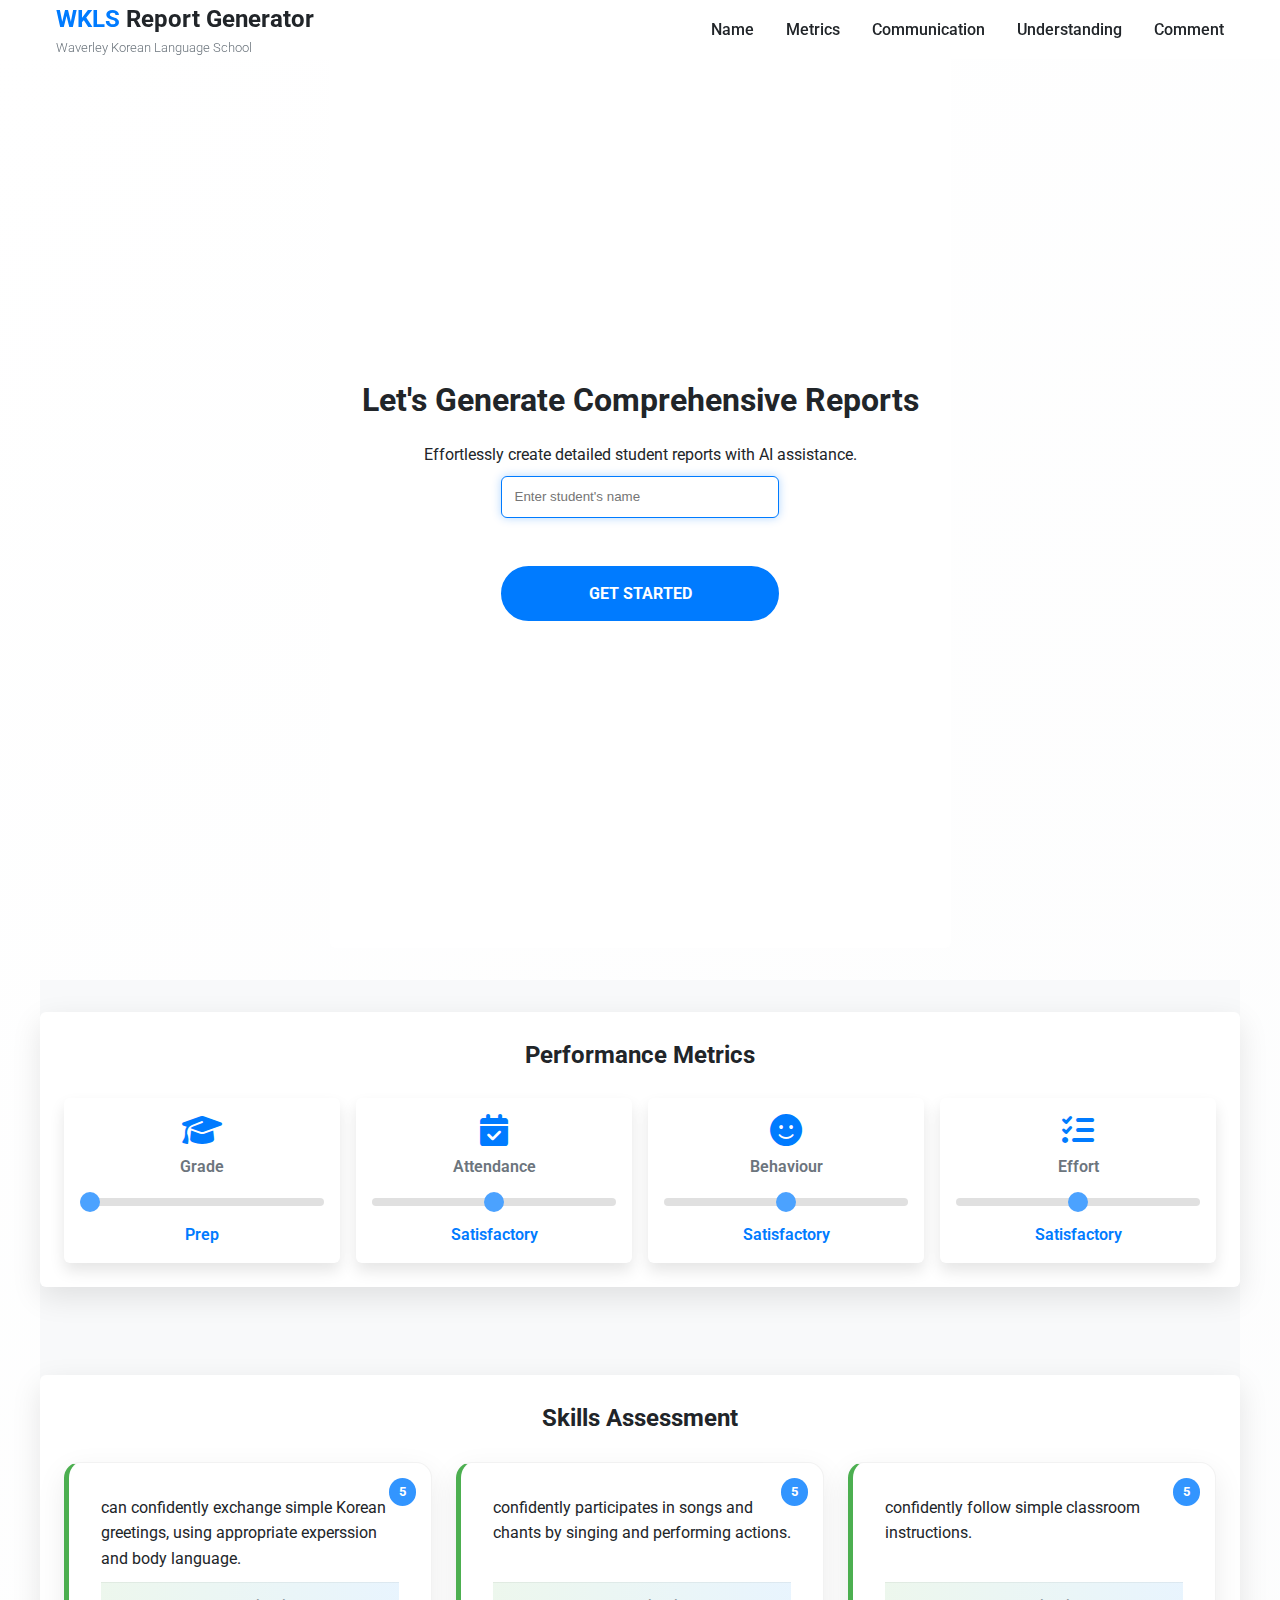
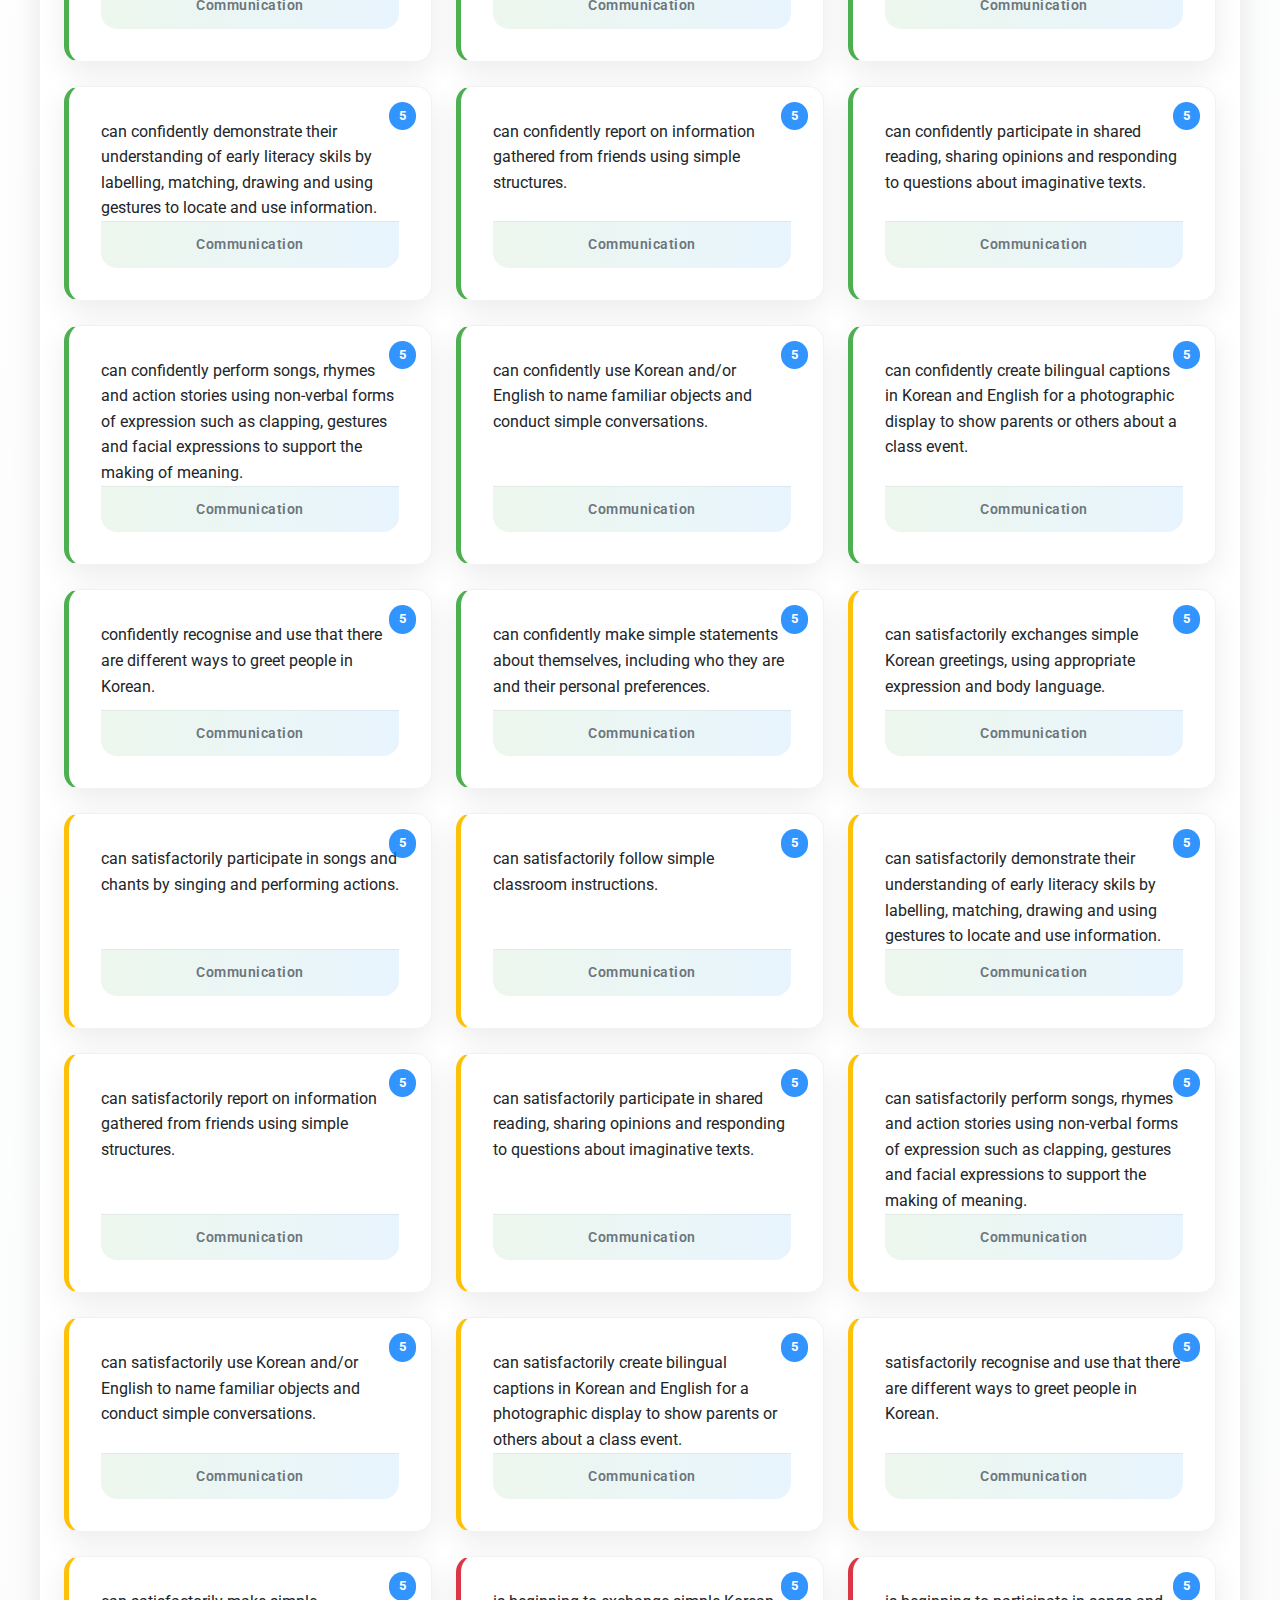
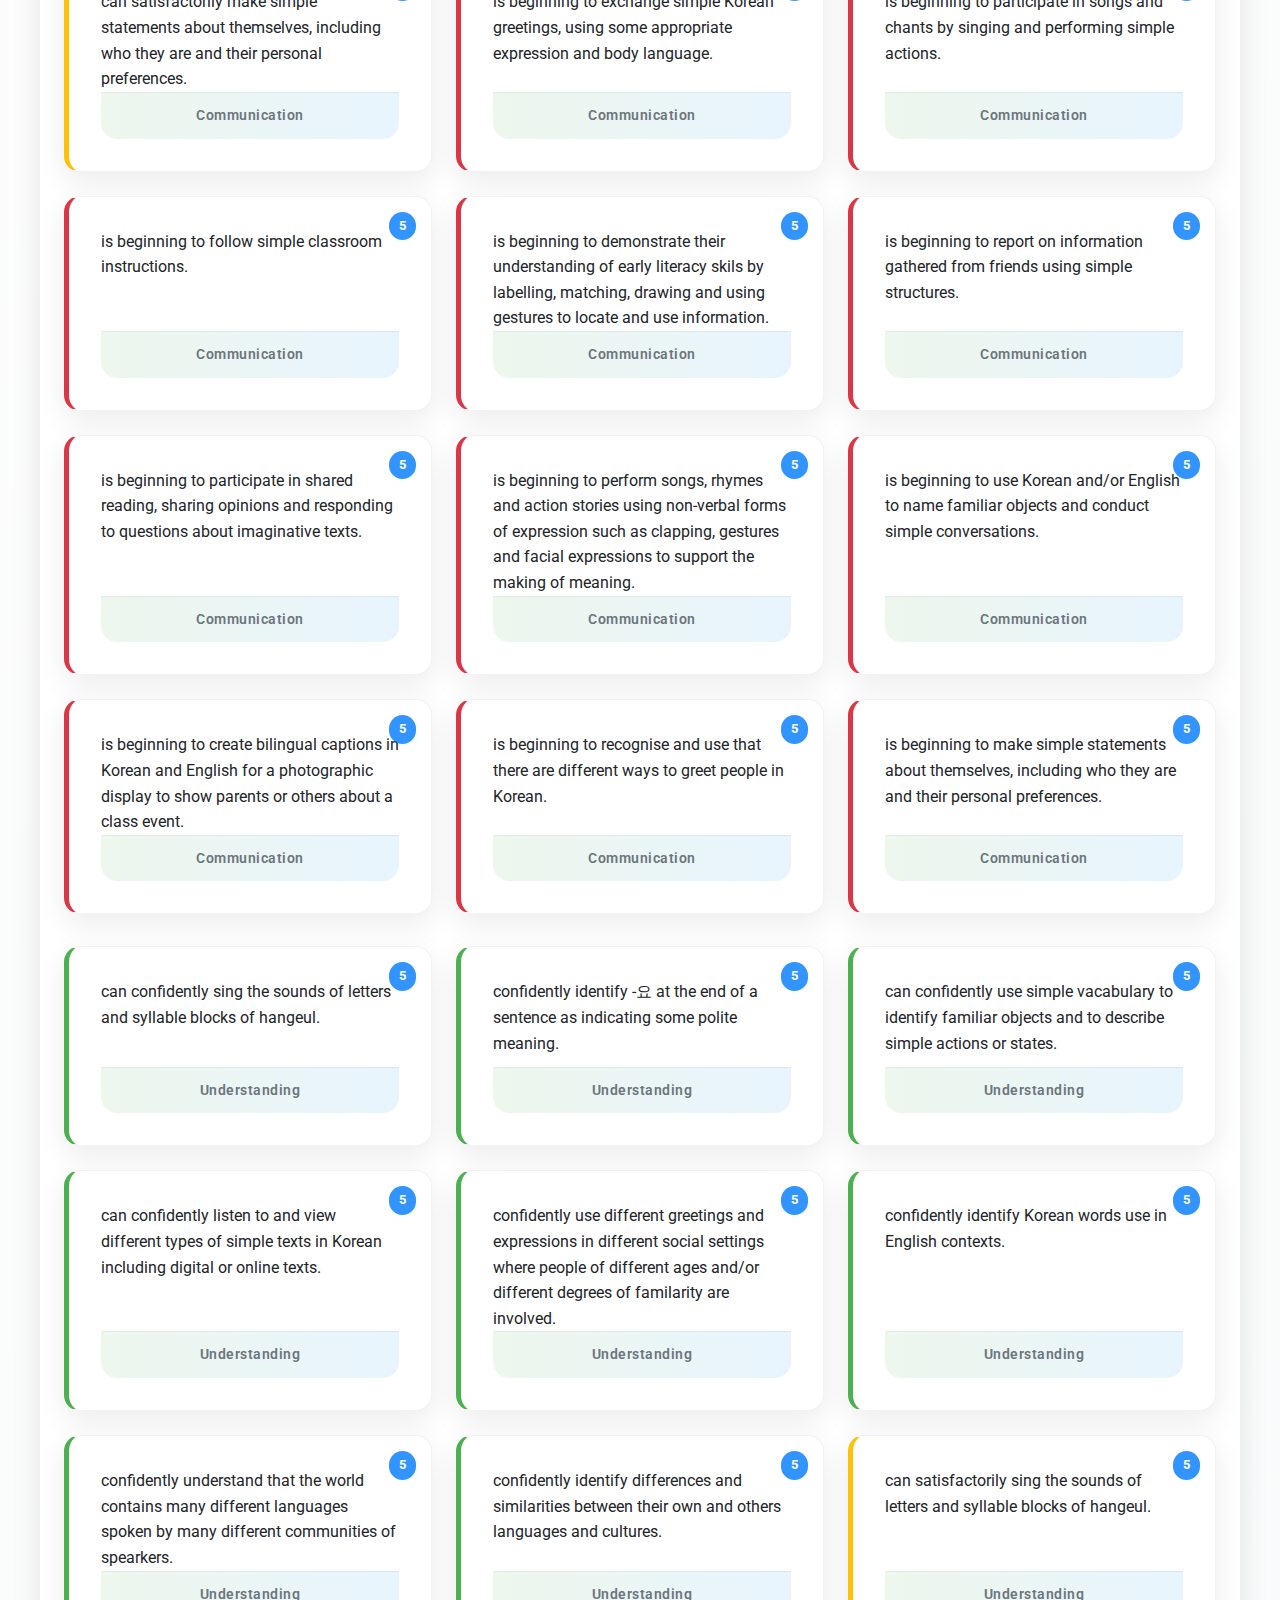
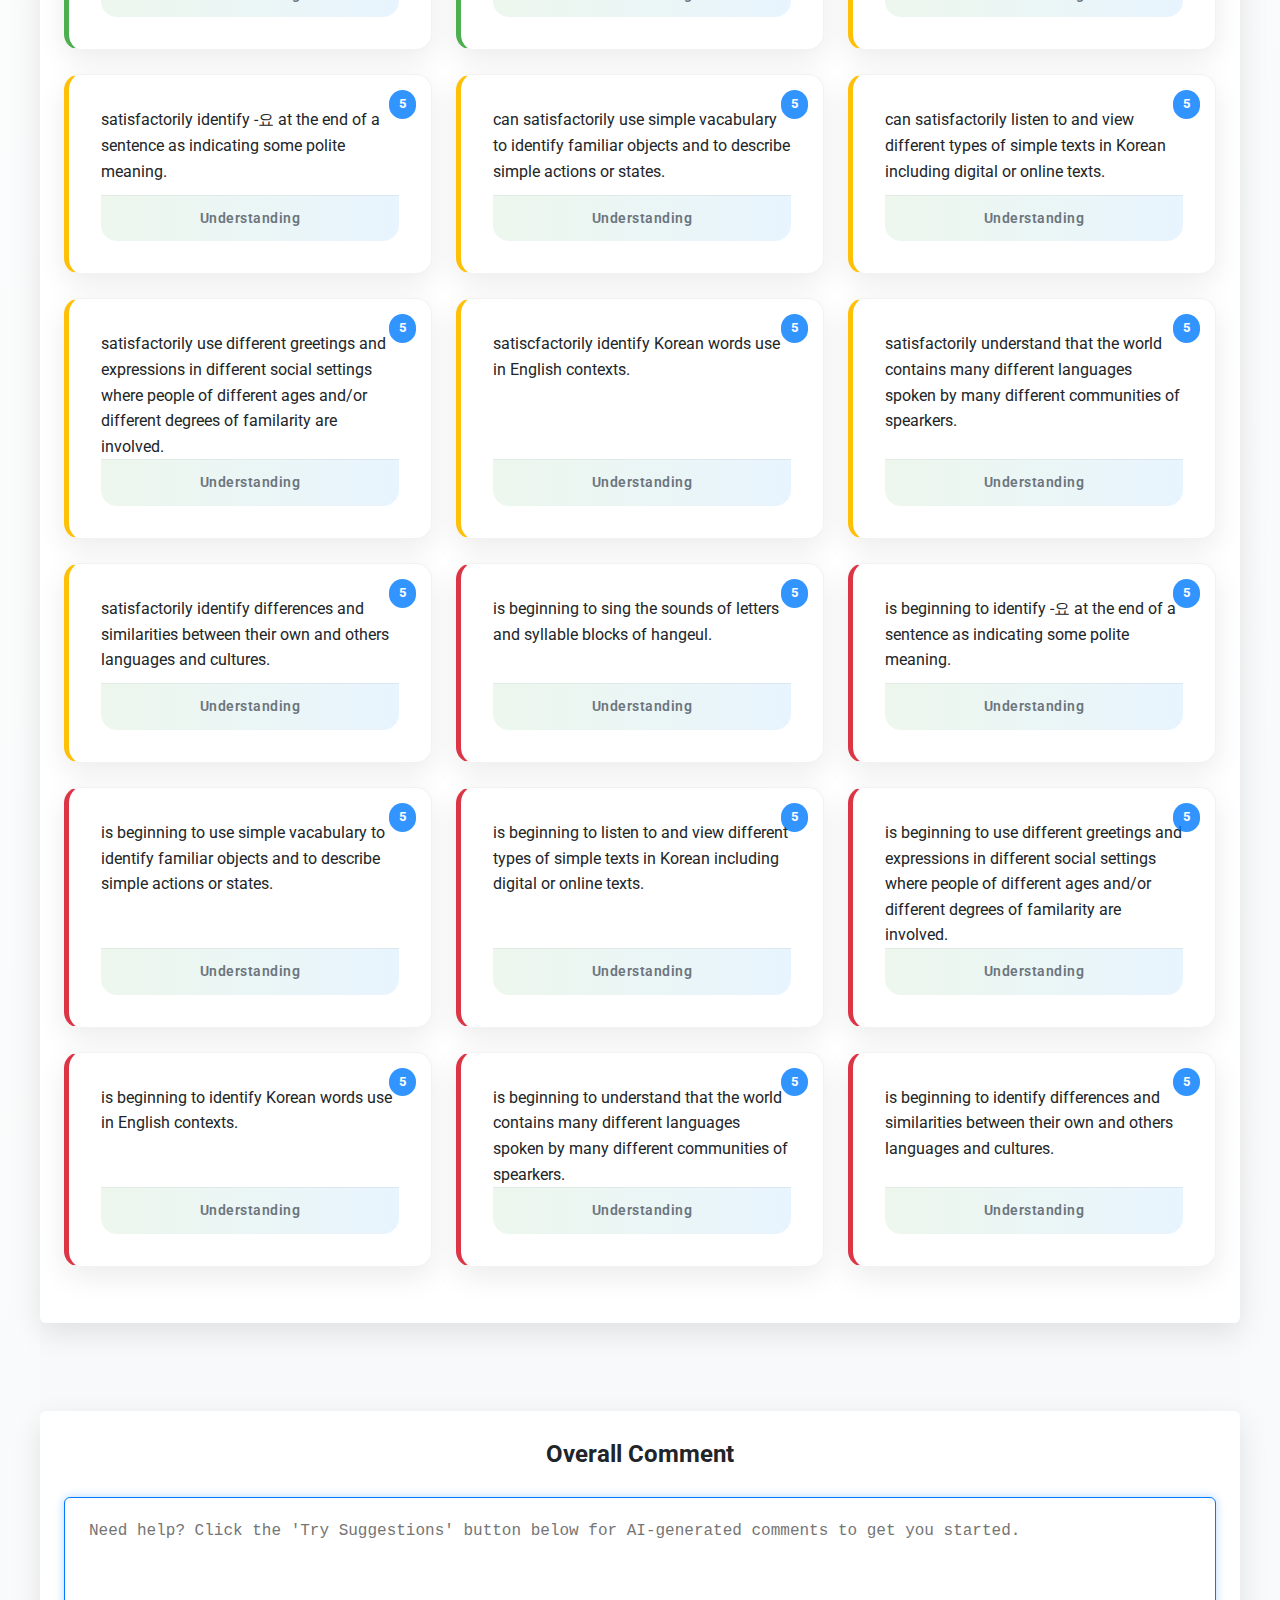
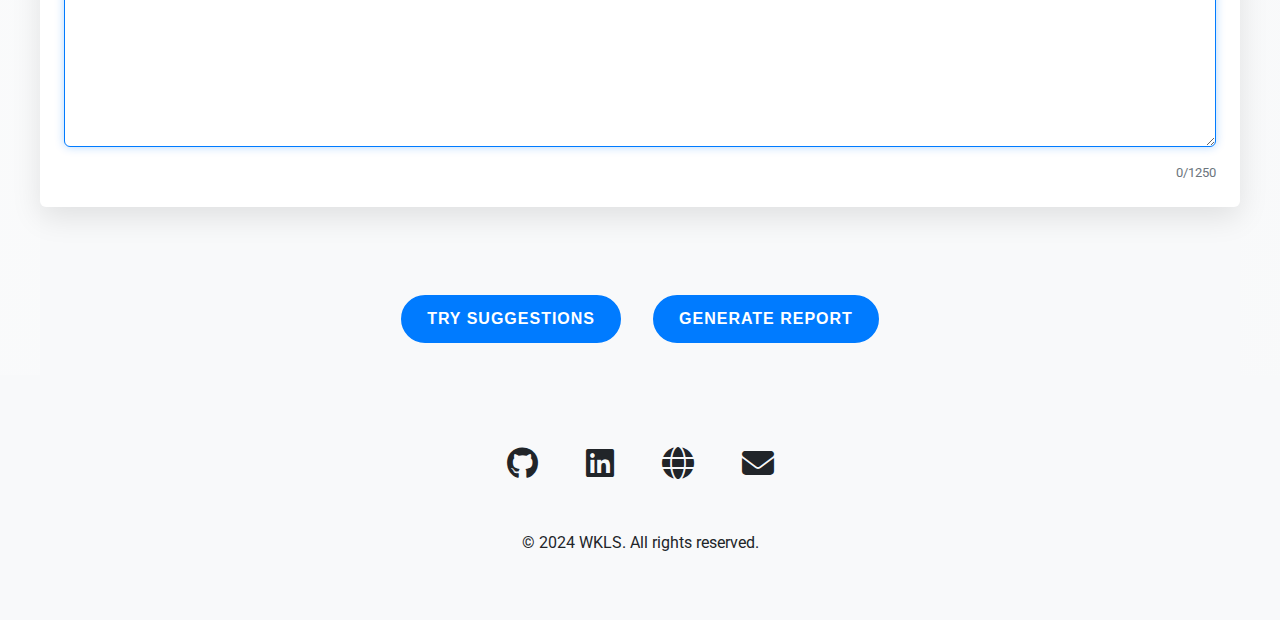
<file: templates/wkls.html>
<!DOCTYPE html>
<html lang="en">

<head>
    <meta charset="UTF-8">
    <meta name="viewport" content="width=device-width, initial-scale=1.0">
    <link rel="stylesheet" href="https://cdnjs.cloudflare.com/ajax/libs/font-awesome/6.4.0/css/all.min.css">
    <link rel="stylesheet" href="https://fonts.googleapis.com/css2?family=Roboto:wght@400;500;700&display=swap">
    <link rel="stylesheet" href="../static/css/wkls.css">
    <link rel="icon" href="../static/icons/wkls.png">
    <title>WKLS Report Generator</title>
</head>

<body>
    <header id="header">
        <nav class="container">
            <div class="logo">
                <h1><span class="highlight">WKLS</span> Report Generator</h1>
                <p class="subheader">Waverley Korean Language School</p>
            </div>
            <button class="nav-toggle" aria-label="Toggle navigation">
                <i class="fas fa-bars"></i>
            </button>
            <ul class="nav-menu">
                <li><a href="#hero">Name</a></li>
                <li><a href="#form-section">Metrics</a></li>
                <li><a href="#communicationCards">Communication</a></li>
                <li><a href="#understandingCards">Understanding</a></li>
                <li><a href="#comment-section">Comment</a></li>
            </ul>
        </nav>
    </header>
    <main>
        <section id="hero">
            <div class="hero-content container">
                <h2>Let's Generate Comprehensive Reports</h2>
                <p>Effortlessly create detailed student reports with AI assistance.</p>
                <input type="text" id="studentName" name="studentName" placeholder="Enter student's name">
                <a href="#form-section" class="cta-button">Get Started</a>
            </div>
        </section>
        <section id="form-section" class="container">
            <div class="form-card">
                <h2>Performance Metrics</h2>
                <div class="performance-metrics">
                    <div class="metric-card">
                        <i class="fas fa-graduation-cap"></i>
                        <label for="grade">Grade</label>
                        <input type="range" id="grade" name="grade" min="0" max="9" step="1" value="0">
                        <span class="slider-value" id="gradeValue">Prep</span>
                    </div>
                    <div class="metric-card">
                        <i class="fas fa-calendar-check"></i>
                        <label for="attendance">Attendance</label>
                        <input type="range" id="attendance" name="attendance" min="0" max="4" step="1" value="2">
                        <span class="slider-value" id="attendanceValue">Satisfactory</span>
                    </div>
                    <div class="metric-card">
                        <i class="fas fa-smile"></i>
                        <label for="behaviour">Behaviour</label>
                        <input type="range" id="behaviour" name="behaviour" min="0" max="4" step="1" value="2">
                        <span class="slider-value" id="behaviourValue">Satisfactory</span>
                    </div>
                    <div class="metric-card">
                        <i class="fas fa-tasks"></i>
                        <label for="effort">Effort</label>
                        <input type="range" id="effort" name="effort" min="0" max="4" step="1" value="2">
                        <span class="slider-value" id="effortValue">Satisfactory</span>
                    </div>
                </div>
            </div>
        </section>
        <section id="skills-section" class="container">
            <div class="form-card">
                <h2>Skills Assessment</h2>
                <div class="skill-group">
                    <div class="skill-cards" id="communicationCards"></div>
                </div>
                <div class="skill-group">
                    <div class="skill-cards" id="understandingCards"></div>
                </div>
            </div>
        </section>
        <section id="comment-section" class="container">
            <div class="form-card">
                <h2>Overall Comment</h2>
                <textarea id="overallComment"
                    placeholder="Need help? Click the 'Try Suggestions' button below for AI-generated comments to get you started."></textarea>
                <span id="characterCount">0/1250</span>
            </div>
        </section>
        <section id="button-section" class="container">
            <div class="button-group">
                <button id="brushBtn" class="button">Try Suggestions</button>
                <button id="generateReportBtn" class="button">Generate Report</button>
            </div>
        </section>
    </main>
    <footer id="footer">
        <div class="container">
            <ul class="social">
                <li><a href="https://github.com/lyoh001" aria-label="GitHub"><i class="fab fa-github"
                            aria-hidden="true"></i></a></li>
                <li><a href="https://linkedin.com/in/lyoh001" aria-label="LinkedIn"><i class="fab fa-linkedin"
                            aria-hidden="true"></i></a></li>
                <li><a href="https://lyoh001.com" aria-label="Website"><i class="fa fa-globe"
                            aria-hidden="true"></i></a>
                </li>
                <li><a href="mailto:lyoh001@gmail.com" aria-label="Email"><i class="fa fa-envelope"
                            aria-hidden="true"></i></a></li>
            </ul>
            <p>&copy; 2024 WKLS. All rights reserved.</p>
        </div>
    </footer>
    <div id="loadingSpinner" class="hidden">
        <div class="spinner">
            <div class="inner-ring"></div>
            <div class="outer-ring"></div>
        </div>
    </div>
    <script>
        const loadingSpinner = document.getElementById('loadingSpinner');

        function showLoadingSpinner() {
            loadingSpinner.classList.remove('hidden');
        }

        function hideLoadingSpinner() {
            loadingSpinner.classList.add('hidden');
        }

        const skillOptions = {
            communication: {
                0: ["[High] can confidently exchange simple Korean greetings, using appropriate experssion and body language.",
                    "[High] confidently participates in songs and chants by singing and performing actions.",
                    "[High] confidently follow simple classroom instructions.",
                    "[High] can confidently demonstrate their understanding of early literacy skils by labelling, matching, drawing and using gestures to locate and use information.",
                    "[High] can confidently report on information gathered from friends using simple structures.",
                    "[High] can confidently participate in shared reading, sharing opinions and responding to questions about imaginative texts.",
                    "[High] can confidently perform songs, rhymes and action stories using non-verbal forms of expression such as clapping, gestures and facial expressions to support the making of meaning.",
                    "[High] can confidently use Korean and/or English to name familiar objects and conduct simple conversations.",
                    "[High] can confidently create bilingual captions in Korean and English for a photographic display to show parents or others about a class event.",
                    "[High] confidently recognise and use that there are different ways to greet people in Korean.",
                    "[High] can confidently make simple statements about themselves, including who they are and their personal preferences.",
                    "[Medium] can satisfactorily exchanges simple Korean greetings, using appropriate expression and body language.",
                    "[Medium] can satisfactorily participate in songs and chants by singing and performing actions.",
                    "[Medium] can satisfactorily follow simple classroom instructions.",
                    "[Medium] can satisfactorily demonstrate their understanding of early literacy skils by labelling, matching, drawing and using gestures to locate and use information.",
                    "[Medium] can satisfactorily report on information gathered from friends using simple structures.",
                    "[Medium] can satisfactorily participate in shared reading, sharing opinions and responding to questions about imaginative texts.",
                    "[Medium] can satisfactorily perform songs, rhymes and action stories using non-verbal forms of expression such as clapping, gestures and facial expressions to support the making of meaning.",
                    "[Medium] can satisfactorily use Korean and/or English to name familiar objects and conduct simple conversations.",
                    "[Medium] can satisfactorily create bilingual captions in Korean and English for a photographic display to show parents or others about a class event.",
                    "[Medium] satisfactorily recognise and use that there are different ways to greet people in Korean.",
                    "[Medium] can satisfactorily make simple statements about themselves, including who they are and their personal preferences.",
                    "[Low] is beginning to exchange simple Korean greetings, using some appropriate expression and body language.",
                    "[Low] is beginning to participate in songs and chants by singing and performing simple actions.",
                    "[Low] is beginning to follow simple classroom instructions.",
                    "[Low] is beginning to demonstrate their understanding of early literacy skils by labelling, matching, drawing and using gestures to locate and use information.",
                    "[Low] is beginning to report on information gathered from friends using simple structures.",
                    "[Low] is beginning to participate in shared reading, sharing opinions and responding to questions about imaginative texts.",
                    "[Low] is beginning to perform songs, rhymes and action stories using non-verbal forms of expression such as clapping, gestures and facial expressions to support the making of meaning.",
                    "[Low] is beginning to use Korean and/or English to name familiar objects and conduct simple conversations.",
                    "[Low] is beginning to create bilingual captions in Korean and English for a photographic display to show parents or others about a class event.",
                    "[Low] is beginning to recognise and use that there are different ways to greet people in Korean.",
                    "[Low] is beginning to make simple statements about themselves, including who they are and their personal preferences.",],
                3: ["[High] can socialise and build relationship with peers and teachers through the exchange of personal in formation in relation to self, friends and family members with confidence.",
                    "[High] can competently participate in collaborative tasks and shared experiences such as creating and playing simple language games or dialogues that involve simple negotiation, or preparting and presenting a group display.",
                    "[High] can competently participate in everyday classroom activities such as responding to teacher's instructions, attracting attention and asking for repetition.",
                    "[High] can competently identify topics and key points of factual information in short spoken, written, digital and multimodal texts related to familiar contexts, routines and interests.",
                    "[High] can present information gathered from different types of texts relating to people, objects, places and events with confidence.",
                    "[High] can confidently participate in shared reading and responding to questions about characters, ideas and events.",
                    "[High] can competently create and performe alternative versions of stories or action songs, using voice, rhythm and gestures to animate charaters, or using drawing or story maps to creat visual context.",
                    "[High] can competently translate simple Korean words and expressions for peers, teachers and family, noticing how they have similar or different meanings when translated to English or other languages.",
                    "[High] can competently create simple bilingual resources for their learning and for the school community.",
                    "[High] can reflect on each others ways of communicating and their appropriateness in Korean or non-Korean contexts.",
                    "[High] can competently create own profile using spoken, written or digital forms of expression to identify roles in or memberships of various groups.",
                    "[Medium] can socialise and build relationship with peers and teachers through the exchange of personal in formation in relation to self, friends and family members with support.",
                    "[Medium] can satisfactorily participate in collaborative tasks and shared experiences such as creating and playing simple language games or dialogues that involve simple negotiation, or preparting and presenting a group display.",
                    "[Medium] can satisfactorily participate in everyday classroom activities such as responding to teacher's instructions, attracting attention and asking for repetition.",
                    "[Medium] can satisfactorily identify topics and key points of factual information in short spoken, written, digital and multimodal texts related to familiar contexts, routines and interests.",
                    "[Medium] can present information gathered from different types of texts relating to people, objects, places and events with support.",
                    "[Medium] can satisfactoriy participate in shared reading and responding to questions about characters, ideas and events.",
                    "[Medium] can satisfactorily create and performe alternative versions of stories or action songs, using voice, rhythm and gestures to animate charaters, or using drawing or story maps to creat visual context.",
                    "[Medium] can satisfactorily translate simple Korean words and expressions for peers, teachers and family, noticing how they have similar or different meanings when translated to English or other languages.",
                    "[Medium] can satisfactorily create simple bilingual resources for their learning and for the school community.",
                    "[Medium] can reflect on each others ways of communicating and their appropriateness in Korean or non-Korean contexts to some degree.",
                    "[Medium] can satisfactorily create own profile using spoken, written or digital forms of expression to identify roles in or memberships of various groups.",
                    "[Low] struggles to socialise and build relationship with peers and teachers through the exchange of personal in formation in relation to self, friends and family members.",
                    "[Low] struggles to participate in collaborative tasks and shared experiences such as creating and playing simple language games or dialogues that involve simple negotiation, or preparting and presenting a group display.",
                    "[Low] struggles to participate in everyday classroom activities such as responding to teacher's instructions, attracting attention and asking for repetition.",
                    "[Low] struggles to identify topics and key points of factual information in short spoken, written, digital and multimodal texts related to familiar contexts, routines and interests.",
                    "[Low] struggles to present information gathered from different types of texts relating to people, objects, places and events.",
                    "[Low] struggles to participate in shared reading and responding to questions about characters, ideas and events.",
                    "[Low] struggles to create and performe alternative versions of stories or action songs, using voice, rhythm and gestures to animate charaters, or using drawing or story maps to creat visual context.",
                    "[Low] struggles to translate simple Korean words and expressions for peers, teachers and family, noticing how they have similar or different meanings when translated to English or other languages.",
                    "[Low] struggles to create simple bilingual resources for their learning and for the school community.",
                    "[Low] is learning to recognise on each others ways of communicating and their appropriateness in Korean or non-Korean contexts.",
                    "[Low] struggles to create own profile using spoken, written or digital forms of expression to identify roles in or memberships of various groups.",],
                5: ["[High] can describe experiences of everyday life with confidence, sharing experience and feelings in speaking and writing.",
                    "[High] can collaborate in group tasks and shared experiences with confidence, making collective arrangements.",
                    "[High] can confidently interact in classroom activities such as creating and following shared class rules and procedures, expressing opinions and asking for permission or clarification.",
                    "[High] can listen to, view and read texts for specific information drawn from a wide range of sources relating to social and cultural worlds in different times, places and communities, and to different learning areas.",
                    "[High] can cofidently convey ideas and information in different modes to suit particular audiences.",
                    "[High] can share responses to a wide range of imaginative texts in different forms by expressing opinions and feelings about key ideas, characters and actions, making connections with own experience or feelings.",
                    "[High] can compose and perform a variety of creative texts based on a stimulus concept or theme, sharing them face-to-face to present to different audiences, with confidence.",
                    "[High] can confidently interpret Korean expressions in familiar texts that do not translate easily into English, considering how these expressions reflect aspects of Korean language or culture.",
                    "[High] can crate bilingual texts for a wide range of multimodal resources for the class, school and community.",
                    "[High] can recognise the differences in reaction to Korean culture embedded in the language, and reflect on the relationship between language and culture. (e.g., do not making eye contact when talking to older people).",
                    "[High] can activly participate in traditional Korean culture activities at school to improve own sense of identity.",
                    "[Medium] can describe experiences of everyday life with support, sharing experience and feelings in speaking and writing.",
                    "[Medium] can collaborate in group tasks and shared experiences with support, making collective arrangements.",
                    "[Medium] can interact in classroom activities with support, creating and following shared class rules and procedures, expressing opinions and asking for permission or clarification.",
                    "[Medium] can listen to, view and read texts for specific information drawn from a basic range of sources relating to social and cultural worlds in different times, places and communities, and to different learning areas.",
                    "[Medium] can satisfactorily convey ideas and information in different modes to suit particular audiences.",
                    "[Medium] can share responses to a basic range of imaginative texts in different forms by expressing opinions and feelings about key ideas, characters and actions, making connections with own experience or feelings.",
                    "[Medium] can compose and perform some creative texts based on a stimulus concept or theme, sharing them face-to-face to present to different audiences, with modelled supoort.",
                    "[Medium] can interpret Korean expressions in familiar texts that do not translate easily into English, with modelled support, considering how these expressions reflect aspects of Korean language or culture.",
                    "[Medium] can crate bilingual texts for a basic range of multimodal resources for the class, school and community.",
                    "[Medium] can recognise the some differences in reaction to Korean culture embedded in the language, and reflect on the relationship between language and culture with some support.",
                    "[Medium] can participate in some traditional Korean culture activities at school to improve own sense of identity.",
                    "[Low] can describe experiences of everyday life, but struggle to share experience and feelings in speaking and writing.",
                    "[Low] can collaborate in group tasks and shared experiences, but struggle to make collective arrangements.",
                    "[Low] can interact in classroom activities, but struggle to create and follow shared class rules and procedures, express opinions and asking for permission or clarification.",
                    "[Low] can listen to, view and read texts for specific information drawn from a limited range of sources relating to social and cultural worlds in different times, places and communities, and to different learning areas.",
                    "[Low] can convey ideas and information in different modes to suit particular audiences with less confident.",
                    "[Low] can share responses to a limited range of imaginative texts, expressing opinions and feelings about key ideas, characters and actions, making connections with own experience or feelings.",
                    "[Low] can compose and perform limited creative texts based on a stimulus concept or theme, but struggle to  share them face-to-face to present to different audiences, with less confidence.",
                    "[Low] struggles to interpret Korean expressions in familiar texts that do not translate easily into English, considering how these expressions reflect aspects of Korean language or culture.",
                    "[Low] can crate bilingual texts for a limited range of multimodal resources for the class, school and community.",
                    "[Low] is learning to recognise the differences in reaction to Korean culture embedded in the language, and reflect on the relationship between language and culture.",
                    "[Low] can participate in the limited traditional Korean culture activities at school to improve own sense of identity.",
                ]
            },
            understanding: {
                0: ["[High] can confidently sing the sounds of letters and syllable blocks of hangeul.",
                    "[High] confidently identify -요 at the end of a sentence as indicating some polite meaning.",
                    "[High] can confidently use simple vacabulary to identify familiar objects and to describe simple actions or states.",
                    "[High] can confidently listen to and view different types of simple texts in Korean including digital or online texts.",
                    "[High] confidently use different greetings and expressions in different social settings where people of different ages and/or different degrees of familarity are involved.",
                    "[High] confidently identify Korean words use in English contexts.",
                    "[High] confidently understand that the world contains many different languages spoken by many different communities of spearkers.",
                    "[High] confidently identify differences and similarities between their own and others languages and cultures.",
                    "[Medium] can satisfactorily sing the sounds of letters and syllable blocks of hangeul.",
                    "[Medium] satisfactorily identify -요 at the end of a sentence as indicating some polite meaning.",
                    "[Medium] can satisfactorily use simple vacabulary to identify familiar objects and to describe simple actions or states.",
                    "[Medium] can satisfactorily listen to and view different types of simple texts in Korean including digital or online texts.",
                    "[Medium] satisfactorily use different greetings and expressions in different social settings where people of different ages and/or different degrees of familarity are involved.",
                    "[Medium] satiscfactorily identify Korean words use in English contexts.",
                    "[Medium] satisfactorily understand that the world contains many different languages spoken by many different communities of spearkers.",
                    "[Medium] satisfactorily identify differences and similarities between their own and others languages and cultures.",
                    "[Low] is beginning to sing the sounds of letters and syllable blocks of hangeul.",
                    "[Low] is beginning to identify -요 at the end of a sentence as indicating some polite meaning.",
                    "[Low] is beginning to use simple vacabulary to identify familiar objects and to describe simple actions or states.",
                    "[Low] is beginning to listen to and view different types of simple texts in Korean including digital or online texts.",
                    "[Low] is beginning to use different greetings and expressions in different social settings where people of different ages and/or different degrees of familarity are involved.",
                    "[Low] is beginning to identify Korean words use in English contexts.",
                    "[Low] is beginning to understand that the world contains many different languages spoken by many different communities of spearkers.",
                    "[Low] is beginning to identify differences and similarities between their own and others languages and cultures.",
                ],
                3: ["[High] can competently recognise characteristics of Korean pronunciation and intonation patterns, the alphabetical nature of Hangeul, and the structural features of individual syllable blocks including 받침.",
                    "[High] can competently understand and use key grammatical forms and structures such as basic pronouns and case markers and the polite verb ending –어/아요 in own simple language production, and recognise politeness embedded in humble or honorific forms such as 저 and –(으)세요.",
                    "[High] can competently recognise and use vocabulary to describe familiar people, objects and places, and basic routines, including Sino- and pure Korean number words with basic counters, words for colours, names of sports.",
                    "[High] can recognise differences in language features and text structures in different types of texts, including those in digital form, used in familiar contexts.",
                    "[High] can competently build understanding of the variability of language use in Korean, for example, in relation to the age and relationship of participants.",
                    "[High] can understand that languages change over time and influence each other through contact and cultural exchanges.",
                    "[High] can reflect on and share their experience when using Korean and when using own language/s, recognising cultural elements that may cause different feelings.",
                    "[High] can competently compare and reflect on different ways of using language in everyday situations in Korean, Australian and other cultures, sharing ideas about possible reasons for the differences and variations.",
                    "[Medium] can satisfactorily recognise characteristics of Korean pronunciation and intonation patterns, the alphabetical nature of Hangeul, and the structural features of individual syllable blocks including 받침.",
                    "[Medium] can satisfactorily understand and use key grammatical forms and structures such as basic pronouns and case markers and the polite verb ending –어/아요 in own simple language production, and recognise politeness embedded in humble or honorific forms such as 저 and –(으)세요.",
                    "[Medium] can satisfactorily recognise and use vocabulary to describe familiar people, objects and places, and basic routines, including Sino- and pure Korean number words with basic counters, words for colours, names of sports.",
                    "[Medium] can recognise differences in language features and text structures in different types of texts, including those in digital form, used in familiar contexts to some degree.",
                    "[Medium] can satisfactorily build understanding of the variability of language use in Korean, for example, in relation to the age and relationship of participants.",
                    "[Medium] can understand that languages change over time and influence each other through contact and cultural exchanges to some degree.",
                    "[Medium] can reflect on and share their experience when using Korean and when using own language/s, recognising cultural elements that may cause different feelings to some degree.",
                    "[Medium] can satisfactorily compare and reflect on different ways of using language in everyday situations in Korean, Australian and other cultures, sharing ideas about possible reasons for the differences and variations.",
                    "[Low] struggles to recognise characteristics of Korean pronunciation and intonation patterns, the alphabetical nature of Hangeul, and the structural features of individual syllable blocks including 받침.",
                    "[Low] struggles to understand and use key grammatical forms and structures such as basic pronouns and case markers and the polite verb ending –어/아요 in own simple language production, and recognise politeness embedded in humble or honorific forms such as 저 and –(으)세요.",
                    "[Low] struggles to recognise and use vocabulary to describe familiar people, objects and places, and basic routines, including Sino- and pure Korean number words with basic counters, words for colours, names of sports.",
                    "[Low] struggles to recognise differences in language features and text structures in different types of texts, including those in digital form, used in familiar contexts.",
                    "[Low] struggles to build understanding of the variability of language use in Korean, for example, in relation to the age and relationship of participants.",
                    "[Low] struggles to understand that languages change over time and influence each other through contact and cultural exchanges.",
                    "[Low] struggles to reflect on and share their experience when using Korean and when using own language/s, recognising cultural elements that may cause different feelings.",
                    "[Low] struggles to compare and reflect on different ways of using language in everyday situations in Korean, Australian and other cultures, sharing ideas about possible reasons for the differences and variations.",
                ],
                5: ["[High] can competently understand the relationships between letters and sounds, and between intonation and punctuation/printing conventions in Korean, applying this understanding to own speech, reading and writing.",
                    "[High] can competently use aspects of the Korean grammatical system such as verb conjugations, suffixes, some particles, basic conjunctions and the honorific system.",
                    "[High] can competently identify and use appropriate terms and expressions, such as honorific and qualifying words and counters for specific purposes and contexts.",
                    "[High] can competently identify and use distinctive features of different types of spoken and written texts in Korean.",
                    "[High] can recognise a wide range of variables such as age and personal and social relationships impact on language use in Korean.",
                    "[High] can confidently recognise the dynamic nature of languages and cultures, and the changing and influential relationships that exist between languages.",
                    "[High] can understand how language can be used to influence people, ideas and the understanding of cultures and share with other friends.",
                    "[High] recognises the interrelationship between language and culture, and understands the significance of social conventions and cultural concepts differ across different language groups.",
                    "[Medium] can understand the relationships between letters and sounds, and between intonation and punctuation/printing conventions in Korean to some degree, applying this understanding to own speech, reading and writing.",
                    "[Medium] can use aspects of the Korean grammatical system such as verb conjugations, suffixes, some particles, basic conjunctions and the honorific system with some support.",
                    "[Medium] can identify and use appropriate terms and expressions, such as honorific and qualifying words and counters for specific purposes and contexts with some support.",
                    "[Medium] can identify and use distinctive features of different types of spoken and written texts in Korean with support.",
                    "[Medium] can recognise a basic range of variables such as age and personal and social relationships impact on language use in Korean.",
                    "[Medium] can recognise the dynamic nature of languages and cultures, and the changing and influential relationships that exist between languages to some degree.",
                    "[Medium] can understand how language can be used to influence people, ideas and the understanding of cultures and share with other friends to some degree.",
                    "[Medium] recognises the interrelationship between language and culture to some degree, and understands the significance of social conventions and cultural concepts differ across different language groups.",
                    "[Low] is learning to the relationships between letters and sounds, and between intonation and punctuation/printing conventions in Korean.",
                    "[Low] is learning the Korean grammatical system such as verb conjugations, suffixes, some particles, basic conjunctions and the honorific system.",
                    "[Low] struggles to identify and use appropriate terms and expressions, such as honorific and qualifying words and counters for specific purposes and contexts.",
                    "[Low] struggles to identify and use distinctive features of different types of spoken and written texts in Korean.",
                    "[Low] can recognise a limited range of variables such as age and personal and social relationships impact on language use in Korean.",
                    "[Low] is learning to recognise the dynamic nature of languages and cultures, and the changing and influential relationships that exist between languages.",
                    "[Low] is learning to understand how language can be used to influence people, ideas and the understanding of cultures and share with other friends.",
                    "[Low] has a limited understanding of the  interrelationship between language and culture to some degree, and understands the significance of social conventions and cultural concepts differ across different language groups.",
                ]
            }
        };

        function createSkillCards(containerId, options, maxAllowed) {
            const container = document.getElementById(containerId);
            container.innerHTML = '';
            let selectedCards = 0;

            options.forEach((option, index) => {
                const card = document.createElement('div');
                card.className = 'skill-card';
                card.textContent = option.replace(/\[.*?\]/, '').trim();

                if (option.includes('[High]')) {
                    card.classList.add('high');
                } else if (option.includes('[Medium]')) {
                    card.classList.add('medium');
                } else if (option.includes('[Low]')) {
                    card.classList.add('low');
                }

                const footer = document.createElement('div');
                footer.className = 'skill-card-footer';
                footer.textContent = containerId.includes('communication') ? 'Communication' : 'Understanding';
                card.appendChild(footer);

                const remainingSelection = document.createElement('div');
                remainingSelection.className = 'remaining-selection';
                remainingSelection.textContent = maxAllowed - selectedCards;
                card.appendChild(remainingSelection);

                card.addEventListener('click', () => {
                    if (card.classList.contains('selected')) {
                        card.classList.remove('selected');
                        selectedCards--;
                    } else if (selectedCards < maxAllowed) {
                        card.classList.add('selected');
                        selectedCards++;
                    }
                    updateRemainingSelections(containerId, maxAllowed - selectedCards);
                });

                container.appendChild(card);
            });
        }

        function updateRemainingSelections(containerId, remaining) {
            const cards = document.querySelectorAll(`#${containerId} .skill-card`);
            cards.forEach(card => {
                const remainingSelection = card.querySelector('.remaining-selection');
                remainingSelection.textContent = remaining;
            });
        }

        const gradeSlider = document.getElementById('grade');
        const gradeValueSpan = document.getElementById('gradeValue');

        function updateSkillCards() {
            const selectedGrade = parseInt(gradeSlider.value);
            let gradeGroup = 0;
            if (selectedGrade >= 3 && selectedGrade <= 4) {
                gradeGroup = 3;
            } else if (selectedGrade >= 5) {
                gradeGroup = 5;
            }
            createSkillCards('communicationCards', skillOptions.communication[gradeGroup], 5);
            createSkillCards('understandingCards', skillOptions.understanding[gradeGroup], 5);
        }

        gradeSlider.addEventListener('input', () => {
            if (gradeSlider.value === '0') {
                gradeValueSpan.textContent = 'Prep';
            } else {
                gradeValueSpan.textContent = 'Year ' + gradeSlider.value;
            }
            updateSkillCards();
        });

        const sliders = ['attendance', 'effort', 'behaviour'];
        sliders.forEach(sliderId => {
            const slider = document.getElementById(sliderId);
            const valueSpan = document.getElementById(sliderId + 'Value');
            slider.addEventListener('input', () => {
                const values = ['Very Low', 'Needs Attention', 'Satisfactory', 'High', 'Excellent'];
                valueSpan.textContent = values[slider.value];
            });
        });

        document.getElementById('brushBtn').addEventListener('click', function (event) {
            showLoadingSpinner();
            const studentName = document.getElementById('studentName');
            const grade = document.getElementById('grade');
            const attendance = document.getElementById('attendance');
            const effort = document.getElementById('effort');
            const behaviour = document.getElementById('behaviour');
            const overallComment = document.getElementById('overallComment');
            const communicationCards = document.querySelectorAll('#communicationCards .skill-card.selected');
            const understandingCards = document.querySelectorAll('#understandingCards .skill-card.selected');

            function getSelectedCardValues(cards) {
                const selectedValues = [];
                cards.forEach(card => {
                    selectedValues.push('[] ' + card.textContent.trim());
                });
                return selectedValues;
            }

            const data = {
                studentName: studentName.value,
                grade: grade.value,
                communicationSkills: getSelectedCardValues(communicationCards),
                understandingSkills: getSelectedCardValues(understandingCards),
                attendance: attendance.value,
                effort: effort.value,
                behaviour: behaviour.value
            };

            fetch('/mlwklsbrush', {
                method: 'POST',
                headers: {
                    'Content-Type': 'application/json'
                },
                body: JSON.stringify(data)
            })
                .then(response => {
                    if (response.ok) {
                        return response.json();
                    }
                    throw new Error('Network response was not ok.');
                })
                .then(responseData => {
                    overallComment.value = responseData.updatedComment;
                    const characterCount = overallComment.value.length;
                    characterCountSpan.textContent = `${characterCount}/${maxCharacters}`;
                })
                .catch(error => {
                    console.error('Error making API call:', error);
                })
                .finally(() => {
                    hideLoadingSpinner();
                });
        });

        document.getElementById('generateReportBtn').addEventListener('click', function (event) {
            showLoadingSpinner();
            const studentName = document.getElementById('studentName');
            const grade = document.getElementById('grade');
            const attendance = document.getElementById('attendance');
            const effort = document.getElementById('effort');
            const behaviour = document.getElementById('behaviour');
            const overallComment = document.getElementById('overallComment');
            const communicationCards = document.querySelectorAll('#communicationCards .skill-card.selected');
            const understandingCards = document.querySelectorAll('#understandingCards .skill-card.selected');

            function getSelectedCardValues(cards) {
                const selectedValues = [];
                cards.forEach(card => {
                    const textContent = card.textContent.replace(/Communication\d*|Understanding\d*/, '').trim();
                    selectedValues.push('[] ' + textContent);
                });
                return selectedValues;
            }

            const data = {
                studentName: studentName.value,
                grade: grade.value,
                communicationSkills: getSelectedCardValues(communicationCards),
                understandingSkills: getSelectedCardValues(understandingCards),
                attendance: attendance.value,
                effort: effort.value,
                behaviour: behaviour.value,
                overallComment: overallComment.value
            };

            fetch('/mlwklsgenerate', {
                method: 'POST',
                headers: {
                    'Content-Type': 'application/json'
                },
                body: JSON.stringify(data)
            })
                .then(response => {
                    if (response.ok) {
                        return response.blob();
                    }
                    throw new Error('Network response was not ok.');
                })
                .then(blob => {
                    const studentName = document.getElementById('studentName').value.replace(/[^a-zA-Z0-9]/g, '_');
                    const blobWithStudentName = new Blob([blob], { type: 'application/pdf' });
                    const a = document.createElement('a');
                    a.href = window.URL.createObjectURL(blobWithStudentName);
                    a.download = `${studentName}.pdf`;
                    document.body.appendChild(a);
                    a.click();
                    window.URL.revokeObjectURL(a.href);
                    document.body.removeChild(a);
                })
                .catch(error => {
                    console.error('Error generating report:', error);
                })
                .finally(() => {
                    hideLoadingSpinner();
                });
        });

        const maxCharacters = 1250;
        const overallCommentTextarea = document.getElementById('overallComment');
        const characterCountSpan = document.getElementById('characterCount');

        overallCommentTextarea.addEventListener('input', function () {
            const characterCount = overallCommentTextarea.value.length;
            characterCountSpan.textContent = `${characterCount}/${maxCharacters}`;
            if (characterCount > maxCharacters) {
                overallCommentTextarea.value = overallCommentTextarea.value.substring(0, maxCharacters);
                characterCountSpan.textContent = `${maxCharacters}/${maxCharacters}`;
            }
        });

        document.addEventListener('DOMContentLoaded', () => {
            hideLoadingSpinner();
            updateSkillCards();

            const navToggle = document.querySelector('.nav-toggle');
            const navMenu = document.querySelector('.nav-menu');

            navToggle.addEventListener('click', () => {
                navMenu.classList.toggle('active');
            });

            const header = document.querySelector('#header');
            window.addEventListener('scroll', () => {
                header.classList.toggle('scrolled', window.scrollY > 50);
            });

            document.querySelectorAll('a[href^="#"]').forEach(anchor => {
                anchor.addEventListener('click', function (e) {
                    e.preventDefault();
                    document.querySelector(this.getAttribute('href')).scrollIntoView({
                        behavior: 'smooth'
                    });
                    navMenu.classList.remove('active');
                });
            });
        });
    </script>
</body>

</html>
</file>
<file: static/css/mlcloudaudit.css>
/* Global Styles */
:root {
  --doc-height: 100%
}

body {
  font-family: 'Segoe UI', Tahoma, Geneva, Verdana, sans-serif;
  font-size: 12px;
  color: #FFFFFF;
  background-color: #03071E;
  max-width: 88%;
  margin: auto;
  height: var(--doc-height);
}

a:link,
a:visited,
a:hover,
a:active {
  font-weight: bold;
  color: #FFFFFF;
  text-decoration: none;
}

a:hover,
a:active {
  color: #E85D04;
}

h1,
h2 {
  margin-bottom: 0;
}

h1 {
  font-size: 3em;
  letter-spacing: .6em;
  padding: 1em 0;
}

h2 {
  font-size: 1.5em;
  padding-bottom: 1em;
}

hr {
  border: none;
  background-color: lightgray;
  height: 1px;
}

p {
  margin: .2em auto;
  margin-bottom: 10px;
  color: #a7a7a7;
}

i {
  margin-right: .5em;
}

input,
select {
  text-align: left;
  width: 20%;
}

/* Layout Styles */
header,
footer {
  text-align: center;
  margin: auto 2em;
}

main {
  display: grid;
  margin-top: 1.5em;
  grid-template-columns: 25% 75%;
  height: calc(100vh - 320px);
}

#mainLeft {
  padding-left: 20%;
}

#mainRight {
  height: 100%;
}

section {
  margin: auto 2em 2em 1em;
}

/* Footer Styles */
footer {
  bottom: 0;
}

footer .social {
  margin: 24px 0;
  padding: 0;
  font-size: 30px;
  text-shadow: 0px 1px 2px rgba(0, 0, 0, .8);
}

footer .social li {
  display: inline-block;
  margin: 0 15px;
  padding: 0;
}

footer .social li a {
  color: #FFFFFF;
}

footer .social li a:hover {
  color: #FFFFFF;
}
</file>
<file: static/css/mlcoffeeplantdiseases.css>
/* Global Styles */
:root {
    --doc-height: 100%
}

body {
    font-family: 'Segoe UI', Tahoma, Geneva, Verdana, sans-serif;
    font-size: 12px;
    color: #FFFFFF;
    background-color: #3D3D3D;
    max-width: 88%;
    margin: auto;
    background-image: url('../bgs/mlcoffeeplantdiseases.png');
    background-repeat: no-repeat;
    background-attachment: fixed;
    background-size: 100% 100%;
    height: var(--doc-height);
}

a:link,
a:visited,
a:hover,
a:active {
    font-weight: bold;
    color: #FFFFFF;
    text-decoration: none;
}

a:hover,
a:active {
    color: #DDB892;
}

h1,
h2 {
    margin-bottom: 0;
}

h1 {
    font-size: 3em;
    letter-spacing: .6em;
    padding: 1em 0;
}

h2 {
    font-size: 1.5em;
    padding-bottom: 1em;
}

hr {
    border: none;
    background-color: lightgray;
    height: 1px;
}

p {
    margin: .2em auto;
    margin-bottom: 10px;
    color: #a7a7a7;
}

i {
    margin-right: .5em;
}

input,
select {
    text-align: left;
    width: 20%;
}

/* Layout Styles */
header,
footer {
    text-align: center;
    margin: auto 2em;
}

main {
    display: grid;
    margin-top: 1.5em;
    grid-template-columns: 25% 75%;
    height: calc(100vh - 320px);
}

#mainLeft {
    padding-left: 20%;
}

#mainRight {
    height: 100%;
}

section {
    margin: auto 2em 2em 1em;
}

/* Footer Styles */
footer {
    position: fixed;
    bottom: 0;
    width: 85%;
}

footer .social {
    margin: 24px 0;
    padding: 0;
    font-size: 30px;
    text-shadow: 0px 1px 2px rgba(0, 0, 0, .8);
}

footer .social li {
    display: inline-block;
    margin: 0 15px;
    padding: 0;
}

footer .social li a {
    color: #FFFFFF
}

footer .social li a:hover {
    color: #FFFFFF
}
</file>
<file: static/css/mlcovid.css>
/* Global Styles */
:root {
    --doc-height: 100%
}

body {
    font-family: 'Segoe UI', Tahoma, Geneva, Verdana, sans-serif;
    font-size: 12px;
    color: #FFFFFF;
    background-color: #171314;
    max-width: 88%;
    margin: auto;
    background-image: url('../bgs/mlcovid.png');
    background-repeat: no-repeat;
    background-attachment: fixed;
    background-size: 100% 100%;
    height: var(--doc-height);
}

a:link,
a:visited,
a:hover,
a:active {
    font-weight: bold;
    color: #FFFFFF;
    text-decoration: none;
}

a:hover,
a:active {
    color: #AA5EFF;
}

h1,
h2 {
    margin-bottom: 0;
}

h1 {
    font-size: 3em;
    letter-spacing: .6em;
    padding: 1em 0;
}

h2 {
    font-size: 1.5em;
    padding-bottom: 1em;
}

hr {
    border: none;
    background-color: lightgray;
    height: 1px;
}

p {
    margin: .2em auto;
    margin-bottom: 10px;
    color: #a7a7a7;
}

i {
    margin-right: .5em;
}

input,
select {
    text-align: left;
    width: 20%;
}

/* Layout Styles */
header,
footer {
    text-align: center;
    margin: auto 2em;
}

main {
    display: grid;
    margin-top: 1.5em;
    grid-template-columns: 25% 75%;
    height: calc(100vh - 320px);
}

#mainLeft {
    padding-left: 20%;
}

#mainRight {
    height: 100%;
}

section {
    margin: auto 2em 2em 1em;
}

/* Footer Styles */
footer {
    position: fixed;
    bottom: 0;
    width: 85%;
}

footer .social {
    margin: 24px 0;
    padding: 0;
    font-size: 30px;
    text-shadow: 0px 1px 2px rgba(0, 0, 0, .8);
}

footer .social li {
    display: inline-block;
    margin: 0 15px;
    padding: 0;
}

footer .social li a {
    color: #FFFFFF;
}

footer .social li a:hover {
    color: #FFFFFF;
}
</file>
<file: static/css/mlmaternalmortality.css>
/* Global Styles */
:root {
  --doc-height: 100%
}

body {
  font-family: 'Segoe UI', Tahoma, Geneva, Verdana, sans-serif;
  font-size: 12px;
  color: #FFFFFF;
  background-color: #323132;
  max-width: 88%;
  margin: auto;
  height: var(--doc-height);
}

a:link,
a:visited,
a:hover,
a:active {
  font-weight: bold;
  color: #FFFFFF;
  text-decoration: none;
}

a:hover,
a:active {
  color: #1DD3B0;
}

h1,
h2 {
  margin-bottom: 0;
}

h1 {
  font-size: 3em;
  letter-spacing: .6em;
  padding: 1em 0;
}

h2 {
  font-size: 1.5em;
  padding-bottom: 1em;
}

hr {
  border: none;
  background-color: lightgray;
  height: 1px;
}

p {
  margin: .2em auto;
  margin-bottom: 10px;
  color: #a7a7a7;
}

i {
  margin-right: .5em;
}

input,
select {
  text-align: left;
  width: 20%;
}

/* Layout Styles */
header,
footer {
  text-align: center;
  margin: auto 2em;
}

main {
  display: grid;
  margin-top: 1.5em;
  grid-template-columns: 25% 75%;
  height: calc(100vh - 20px);
}

#mainLeft {
  padding-left: 20%;
}

#mainRight {
  height: 100%;
}

section {
  margin: auto 2em 2em 1em;
}

/* Footer Styles */
footer {
  bottom: 0;
}

footer .social {
  margin: 24px 0;
  padding: 0;
  font-size: 30px;
  text-shadow: 0px 1px 2px rgba(0, 0, 0, .8);
}

footer .social li {
  display: inline-block;
  margin: 0 15px;
  padding: 0;
}

footer .social li a {
  color: #FFFFFF;
}

footer .social li a:hover {
  color: #FFFFFF;
}
</file>
<file: static/css/mlsupplychain.css>
/* Global Styles */
:root {
  --doc-height: 100%
}

body {
  font-family: 'Segoe UI', Tahoma, Geneva, Verdana, sans-serif;
  font-size: 12px;
  color: #FFFFFF;
  background-color: #0D0F12;
  max-width: 88%;
  margin: auto;
  height: var(--doc-height);
}

a:link,
a:visited,
a:hover,
a:active {
  font-weight: bold;
  color: #FFFFFF;
  text-decoration: none;
}

a:hover,
a:active {
  color: #8ECAE6;
}

h1,
h2 {
  margin-bottom: 0;
}

h1 {
  font-size: 3em;
  letter-spacing: .6em;
  padding: 1em 0;
}

h2 {
  font-size: 1.5em;
  padding-bottom: 1em;
}

hr {
  border: none;
  background-color: lightgray;
  height: 1px;
}

p {
  margin: .2em auto;
  margin-bottom: 10px;
  color: #a7a7a7;
}

i {
  margin-right: .5em;
}

input,
select {
  text-align: left;
  width: 20%;
}

/* Layout Styles */
header,
footer {
  text-align: center;
  margin: auto 2em;
}

main {
  display: grid;
  margin-top: 1.5em;
  grid-template-columns: 25% 75%;
  height: calc(100vh - 320px);
}

#mainLeft {
  padding-left: 20%;
}

#mainRight {
  height: 100%;
}

section {
  margin: auto 2em 2em 1em;
}

/* Footer Styles */
footer {
  bottom: 0;
}

footer .social {
  margin: 24px 0;
  padding: 0;
  font-size: 30px;
  text-shadow: 0px 1px 2px rgba(0, 0, 0, .8);
}

footer .social li {
  display: inline-block;
  margin: 0 15px;
  padding: 0;
}

footer .social li a {
  color: #FFFFFF;
}

footer .social li a:hover {
  color: #FFFFFF;
}
</file>
<file: static/css/mltelecom.css>
/* Global Styles */
:root {
  --doc-height: 100%
}

body {
  font-family: 'Segoe UI', Tahoma, Geneva, Verdana, sans-serif;
  font-size: 12px;
  color: #FFFFFF;
  background-color: #001219;
  max-width: 88%;
  margin: auto;
  height: var(--doc-height);
}

a:link,
a:visited,
a:hover,
a:active {
  font-weight: bold;
  color: #FFFFFF;
  text-decoration: none;
}

a:hover,
a:active {
  color: #FFB703;
}

h1,
h2 {
  margin-bottom: 0;
}

h1 {
  font-size: 3em;
  letter-spacing: .6em;
  padding: 1em 0;
}

h2 {
  font-size: 1.5em;
  padding-bottom: 1em;
}

hr {
  border: none;
  background-color: lightgray;
  height: 1px;
}

p {
  margin: .2em auto;
  margin-bottom: 10px;
  color: #a7a7a7;
}

i {
  margin-right: .5em;
}

input,
select {
  text-align: left;
  width: 20%;
}

/* Layout Styles */
header,
footer {
  text-align: center;
  margin: auto 2em;
}

main {
  display: grid;
  margin-top: 1.5em;
  grid-template-columns: 25% 75%;
  height: calc(100vh - 220px);
}

#mainLeft {
  padding-left: 20%;
}

#mainRight {
  height: 100%;
}

section {
  margin: auto 2em 2em 1em;
}

/* Footer Styles */
footer {
  bottom: 0;
}

footer .social {
  margin: 24px 0;
  padding: 0;
  font-size: 30px;
  text-shadow: 0px 1px 2px rgba(0, 0, 0, .8);
}

footer .social li {
  display: inline-block;
  margin: 0 15px;
  padding: 0;
}

footer .social li a {
  color: #FFFFFF;
}

footer .social li a:hover {
  color: #FFFFFF;
}
</file>
<file: static/css/mlvmaudit.css>
/* Global Styles */
:root {
  --doc-height: 100%
}

body {
  font-family: 'Segoe UI', Tahoma, Geneva, Verdana, sans-serif;
  font-size: 12px;
  color: #FFFFFF;
  background-color: #023047;
  max-width: 88%;
  margin: auto;
  height: var(--doc-height);
}

a:link,
a:visited,
a:hover,
a:active {
  font-weight: bold;
  color: #FFFFFF;
  text-decoration: none;
}

a:hover,
a:active {
  color: #8ECAE6;
}

h1,
h2 {
  margin-bottom: 0;
}

h1 {
  font-size: 3em;
  letter-spacing: .6em;
  padding: 1em 0;
}

h2 {
  font-size: 1.5em;
  padding-bottom: 1em;
}

hr {
  border: none;
  background-color: lightgray;
  height: 1px;
}

p {
  margin: .2em auto;
  margin-bottom: 10px;
  color: #a7a7a7;
}

i {
  margin-right: .5em;
}

input,
select {
  text-align: left;
  width: 20%;
}

/* Layout Styles */
header,
footer {
  text-align: center;
  margin: auto 2em;
}

main {
  display: grid;
  margin-top: 1.5em;
  grid-template-columns: 25% 75%;
  height: calc(100vh - 320px);
}

#mainLeft {
  padding-left: 20%;
}

#mainRight {
  height: 100%;
}

section {
  margin: auto 2em 2em 1em;
}

/* Footer Styles */
footer {
  bottom: 0;
}

footer .social {
  margin: 24px 0;
  padding: 0;
  font-size: 30px;
  text-shadow: 0px 1px 2px rgba(0, 0, 0, .8);
}

footer .social li {
  display: inline-block;
  margin: 0 15px;
  padding: 0;
}

footer .social li a {
  color: #FFFFFF;
}

footer .social li a:hover {
  color: #FFFFFF;
}
</file>
<file: static/css/wkls.css>
:root {
    --primary-color: #ffffff;
    --secondary-color: #f8f9fa;
    --accent-color: #007bff;
    --text-color: #212529;
    --text-secondary: #6c757d;
    --shadow-color: rgba(0, 0, 0, 0.1);
    --border-radius: 0.375rem;
    --transition-speed: 0.3s;
    --font-family: 'Roboto', 'Segoe UI', Tahoma, Geneva, Verdana, sans-serif;
    --background-gradient: linear-gradient(135deg, #ffffff, #f8f9fa);
    --heading-color: #212529;
    --card-gradient: linear-gradient(135deg, #f6f8f9 0%, #e5ebee 100%);
    --card-hover-gradient: linear-gradient(135deg, #e5ebee 0%, #f6f8f9 100%);
    --card-shadow: 0 10px 20px rgba(0, 0, 0, 0.1);
    --card-hover-shadow: 0 15px 30px rgba(0, 123, 255, 0.2);
}

* {
    box-sizing: border-box;
    margin: 0;
    padding: 0;
}

body {
    font-family: var(--font-family);
    font-size: 16px;
    color: var(--text-color);
    background: var(--background-gradient);
    line-height: 1.6;
    min-height: 100vh;
    display: flex;
    flex-direction: column;
}

.container {
    max-width: 1200px;
    margin: 0 auto;
    padding: 0 1rem;
}

#header {
    background-color: rgba(255, 255, 255, 0.8);
    position: fixed;
    width: 100%;
    z-index: 1000;
    backdrop-filter: blur(10px);
    transition: background-color var(--transition-speed);
}

#header.scrolled {
    background-color: var(--secondary-color);
}

nav {
    display: flex;
    justify-content: space-between;
    align-items: center;
    padding: 1rem 0;
}

.logo h1 {
    font-size: 1.5rem;
    font-weight: 700;
}

.highlight {
    color: var(--accent-color);
}

.subheader {
    font-size: 0.8rem;
    color: var(--text-secondary);
    margin-top: 0rem;
    font-weight: 300;
}

.nav-menu {
    display: flex;
    list-style: none;
}

.nav-menu li {
    margin-left: 2rem;
}

.nav-menu a {
    color: var(--text-color);
    text-decoration: none;
    font-weight: 500;
    transition: color var(--transition-speed);
    position: relative;
}

.nav-menu a::after {
    content: '';
    position: absolute;
    width: 0;
    height: 2px;
    bottom: -4px;
    left: 0;
    background-color: var(--accent-color);
    transition: width var(--transition-speed);
}

.nav-menu a:hover::after {
    width: 100%;
}

.nav-toggle {
    display: none;
    font-size: 1.5rem;
    cursor: pointer;
    background: none;
    border: none;
    color: var(--text-color);
}

main {
    flex-grow: 1;
    padding-top: 80px;
}

#hero {
    position: relative;
    min-height: 100vh;
    display: flex;
    align-items: center;
    justify-content: center;
    text-align: center;
    color: var(--text-color);
}

.hero-content {
    position: relative;
    z-index: 1;
    max-width: 800px;
    padding: 2rem;
    background-color: rgba(255, 255, 255, 0.9);
    border-radius: var(--border-radius);
    display: flex;
    flex-direction: column;
    justify-content: center;
    height: 100vh;
    top: -2rem;
}

.hero-content h2 {
    font-size: 2rem;
    margin-bottom: 1rem;
}

.hero-content p {
    font-size: 1rem;
    margin-bottom: 0.5rem;
}

.hero-content label {
    font-size: 1rem;
    margin-bottom: 0.5rem;
    font-weight: 600;
    color: var(--text-secondary);
}

.hero-content input[type="text"], .cta-button {
    width: 50%;
    max-width: 300px;
    margin: 0 auto;
    display: block;
}

.hero-content input[type="text"] {
    padding: 0.8rem;
    border-radius: var(--border-radius);
    border: 1px solid var(--text-secondary);
    background-color: var(--primary-color);
    color: var(--text-color);
    margin-bottom: 1rem;
    transition: border-color var(--transition-speed), box-shadow var(--transition-speed);
    outline: none;
    border-color: var(--accent-color);
    box-shadow: 0 0 10px rgba(0, 123, 255, 0.3);
}

.hero-content input[type="text"]:focus {
    outline: none;
    border-color: var(--accent-color);
    box-shadow: 0 0 10px rgba(0, 123, 255, 0.3);
}

.cta-button {
    background-color: var(--accent-color);
    color: var(--primary-color);
    padding: 0.8rem 1.5rem;
    border: 2px solid var(--accent-color);
    border-radius: 30px;
    font-weight: bold;
    text-transform: uppercase;
    cursor: pointer;
    transition: background-color var(--transition-speed), color var(--transition-speed);
    margin-top: 2rem;
    text-decoration: none;
}

.cta-button:hover {
    background-color: transparent;
    color: var(--accent-color);
}

#form-section, #skills-section, #comment-section, #button-section {
    padding: 2rem 0;
    background-color: var(--secondary-color);
}

.form-card {
    background-color: var(--primary-color);
    padding: 1.5rem;
    border-radius: var(--border-radius);
    box-shadow: 0 10px 30px var(--shadow-color);
    margin-bottom: 1.5rem;
    transition: transform var(--transition-speed);
    position: relative;
}

.form-card:hover {
    transform: translateY(-5px);
}

.form-card::before {
    content: '';
    position: absolute;
    top: 0;
    left: 0;
    right: 0;
    height: 5px;
    background: linear-gradient(90deg, var(--accent-color), #ffffff);
    transform: scaleX(0);
    transform-origin: left;
    transition: transform var(--transition-speed);
}

.form-card:hover::before {
    transform: scaleX(1);
}

#form-section h2, #skills-section h2, #comment-section h2 {
    text-align: center;
    margin-bottom: 1.5rem;
    font-size: 1.5rem;
    color: var(--heading-color);
    position: relative;
}

#form-section h2::after, #skills-section h2::after, #comment-section h2::after {
    content: none;
}

.performance-metrics {
    display: flex;
    flex-wrap: wrap;
    gap: 1rem;
}

.metric-card {
    flex: 1 1 calc(25% - 1rem);
    background-color: var(--primary-color);
    border: 0px solid var(--text-secondary);
    border-radius: var(--border-radius);
    padding: 1rem;
    box-shadow: 0 8px 15px var(--shadow-color);
    transition: all var(--transition-speed);
    text-align: center;
}

.metric-card:hover {
    transform: translateY(-5px);
    box-shadow: 0 12px 25px var(--shadow-color);
}

.metric-card i {
    font-size: 2rem;
    color: var(--accent-color);
    margin-bottom: 0.5rem;
}

.metric-card label {
    display: block;
    margin-bottom: 0.5rem;
    font-weight: 600;
    color: var(--text-secondary);
    font-size: 1rem;
}

.metric-card input[type="range"] {
    width: 100%;
    -webkit-appearance: none;
    height: 8px;
    border-radius: 5px;
    background: #d3d3d3;
    outline: none;
    opacity: 0.7;
    transition: opacity var(--transition-speed);
}

.metric-card input[type="range"]:hover {
    opacity: 1;
}

.metric-card input[type="range"]::-webkit-slider-thumb {
    -webkit-appearance: none;
    appearance: none;
    width: 20px;
    height: 20px;
    border-radius: 50%;
    background: var(--accent-color);
    cursor: pointer;
    transition: transform var(--transition-speed);
}

.metric-card input[type="range"]::-webkit-slider-thumb:hover {
    transform: scale(1.2);
}

.slider-value {
    display: block;
    text-align: center;
    margin-top: 0.5rem;
    font-weight: 600;
    color: var(--accent-color);
    font-size: 1rem;
}

.skill-group h3 {
    margin-bottom: 0.5rem;
    font-size: 1.2rem;
    color: var(--text-secondary);
}

.skill-group {
    margin-bottom: 2rem;
}

.skill-cards {
    display: grid;
    grid-template-columns: repeat(auto-fit, minmax(280px, 1fr));
    gap: 1.5rem;
}

.skill-card {
    background: var(--primary-color);
    border-radius: 16px;
    padding: 2rem;
    box-shadow: 0 10px 30px rgba(0, 0, 0, 0.08);
    transition: all 0.3s cubic-bezier(0.25, 0.8, 0.25, 1);
    cursor: pointer;
    position: relative;
    overflow: hidden;
    min-height: 200px;
    display: flex;
    flex-direction: column;
    justify-content: space-between;
    border: 1px solid rgba(0, 0, 0, 0.05);
}

.skill-card:hover {
    transform: translateY(-5px) scale(1.02);
    box-shadow: 0 15px 35px rgba(0, 123, 255, 0.2);
}

.skill-card.selected {
    background-color: rgba(0, 123, 255, 0.05);
    border: 2px solid var(--accent-color);
}

.skill-card::before {
    content: '';
    position: absolute;
    top: 0;
    left: 0;
    right: 0;
    height: 4px;
    background: linear-gradient(to right, #4CAF50, #FFC107, #2196F3);
    opacity: 0;
    transition: opacity 0.3s ease;
}

.skill-card:hover::before {
    opacity: 1;
}

.skill-card.selected::after {
    content: '\2713';
    position: absolute;
    top: 15px;
    right: 15px;
    color: var(--accent-color);
    font-size: 1.2rem;
    font-weight: bold;
    background: rgba(255, 255, 255, 0.9);
    border-radius: 50%;
    width: 28px;
    height: 28px;
    display: flex;
    align-items: center;
    justify-content: center;
    box-shadow: 0 2px 5px rgba(0, 0, 0, 0.1);
}

.skill-card-content {
    font-size: 0.95rem;
    line-height: 1.6;
    color: var(--text-color);
    margin-bottom: 1rem;
}

.skill-card-footer {
    text-align: center;
    padding: 0.75rem;
    border-top: 1px solid rgba(0, 0, 0, 0.05);
    font-size: 0.85rem;
    font-weight: 600;
    color: var(--text-secondary);
    letter-spacing: 0.5px;
    border-radius: 0 0 16px 16px;
    background: linear-gradient(to right, rgba(76, 175, 80, 0.1), rgba(33, 150, 243, 0.1));
}

.skill-card.high {
    border-left: 5px solid #4CAF50;
}

.skill-card.medium {
    border-left: 5px solid #FFC107;
}

.skill-card.low {
    border-left: 5px solid #dc3545;
}

.remaining-selection {
    position: absolute;
    top: 15px;
    right: 15px;
    background-color: var(--accent-color);
    color: white;
    font-size: 0.8rem;
    font-weight: bold;
    padding: 4px 10px;
    border-radius: 20px;
    opacity: 0.8;
    transition: opacity 0.3s ease, transform 0.3s ease;
}

.skill-card:hover .remaining-selection {
    opacity: 1;
    transform: scale(1.1);
}

.skill-card:hover {
    animation: pulse 1.5s infinite;
}

@keyframes pulse {
    0% {
        box-shadow: 0 0 0 0 rgba(0, 123, 255, 0.4);
    }
    70% {
        box-shadow: 0 0 0 10px rgba(0, 123, 255, 0);
    }
    100% {
        box-shadow: 0 0 0 0 rgba(0, 123, 255, 0);
    }
}

#comment-section textarea {
    width: 100%;
    height: 250px;
    padding: 1.5rem;
    border-radius: var(--border-radius);
    border: 1px solid var(--text-secondary);
    background-color: var(--primary-color);
    color: var(--text-color);
    resize: vertical;
    font-size: 1rem;
    transition: border-color var(--transition-speed), box-shadow var(--transition-speed);
    border-color: var(--accent-color);
    box-shadow: 0 0 10px rgba(0, 123, 255, 0.3);
}

#comment-section textarea:focus {
    outline: none;
    border-color: var(--accent-color);
    box-shadow: 0 0 10px rgba(0, 123, 255, 0.3);
}

#characterCount {
    display: block;
    text-align: right;
    margin-top: 0.5rem;
    color: var(--text-secondary);
    font-size: 0.8rem;
}

.button {
    background-color: var(--accent-color);
    color: var(--primary-color);
    padding: 0.8rem 1.5rem;
    border: 2px solid var(--accent-color);
    border-radius: 30px;
    font-weight: bold;
    font-size: 1rem;
    text-transform: uppercase;
    cursor: pointer;
    transition: all var(--transition-speed);
    margin: 0 1rem;
    letter-spacing: 1px;
}

.button:hover {
    background-color: transparent;
    color: var(--accent-color);
    transform: translateY(-5px);
    box-shadow: 0 10px 20px rgba(0, 123, 255, 0.3);
}

#button-section .button-group {
    display: flex;
    justify-content: center;
    align-items: center;
}

#footer {
    background-color: var(--secondary-color);
    padding: 4rem 0;
    text-align: center;
    color: var(--text-color);
}

.social {
    list-style: none;
    display: flex;
    justify-content: center;
    margin-bottom: 2.5rem;
}

.social li {
    margin: 0 1.5rem;
}

.social a {
    color: var(--text-color);
    font-size: 2rem;
    transition: color var(--transition-speed), transform var(--transition-speed);
}

.social a:hover {
    color: var(--accent-color);
    transform: translateY(-5px);
}

.performance-metrics {
    display: flex;
    justify-content: space-between;
    gap: 1rem;
}

.slider-container {
    flex: 1;
    min-width: 150px;
}

.grid-container {
    display: grid;
    grid-template-columns: 1fr;
    gap: 1.5rem;
}

.hidden {
    display: none;
}

#loadingSpinner.hidden {
    display: none;
}

#loadingSpinner {
    position: fixed;
    top: 0;
    left: 0;
    width: 100%;
    height: 100%;
    background: rgba(255, 255, 255, 0.8);
    display: flex;
    justify-content: center;
    align-items: center;
    z-index: 1000;
}

.spinner {
    position: relative;
    width: 50px;
    height: 50px;
}

.inner-ring, .outer-ring {
    position: absolute;
    border: 4px solid transparent;
    border-radius: 50%;
}

.inner-ring {
    width: 100%;
    height: 100%;
    border-top-color: #3498db;
    animation: spin 1s linear infinite;
}

.outer-ring {
    top: -10px;
    left: -10px;
    width: 70px;
    height: 70px;
    border-top-color: #e74c3c;
    animation: spin 1.5s linear infinite reverse;
}

@keyframes spin {
    0% {
        transform: rotate(0deg);
    }
    100% {
        transform: rotate(360deg);
    }
}

@media (max-width: 768px) {
    .grid-container {
        grid-template-columns: 1fr 1fr;
    }

    .hero-content h2 {
        font-size: 1.8rem;
    }

    .hero-content p {
        font-size: 1rem;
    }

    .nav-menu {
        display: none;
        flex-direction: column;
        position: absolute;
        top: 58px;
        left: 0;
        width: 100%;
        background-color: var(--secondary-color);
        padding: 2rem;
        box-shadow: 0 10px 20px var(--shadow-color);
    }

    .nav-menu.active {
        display: flex;
    }

    .nav-menu li {
        margin: 1rem 1.5rem;
    }

    .nav-toggle {
        display: block;
    }

    .button-group {
        flex-direction: column;
    }

    .button {
        margin: 1rem 0;
    }

    .skill-card {
        flex: 1 1 100%;
        min-height: 180px;
    }

    .skill-cards {
        grid-template-columns: 1fr;
    }

    .performance-metrics {
        display: grid;
        grid-template-columns: repeat(2, 1fr);
        gap: 1rem;
    }

    .slider-container {
        min-width: 100%;
    }
}
</file>
